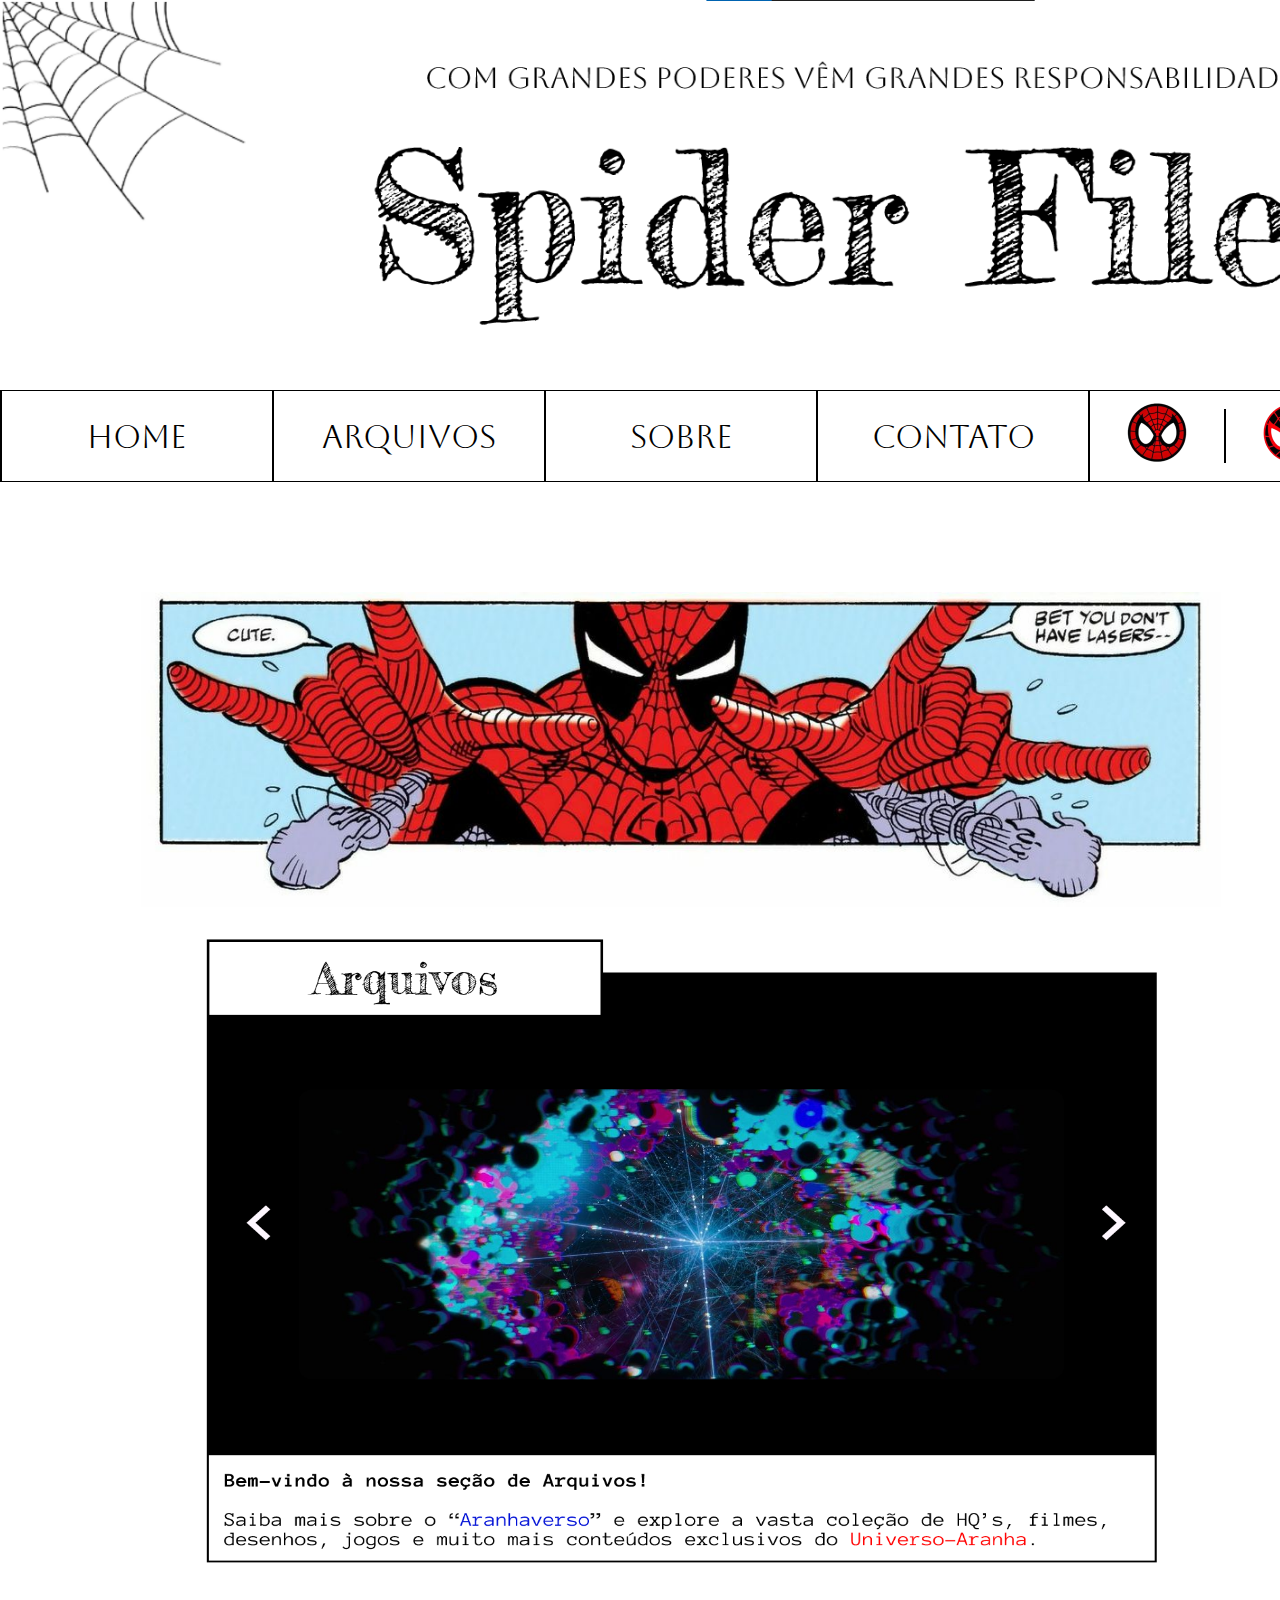
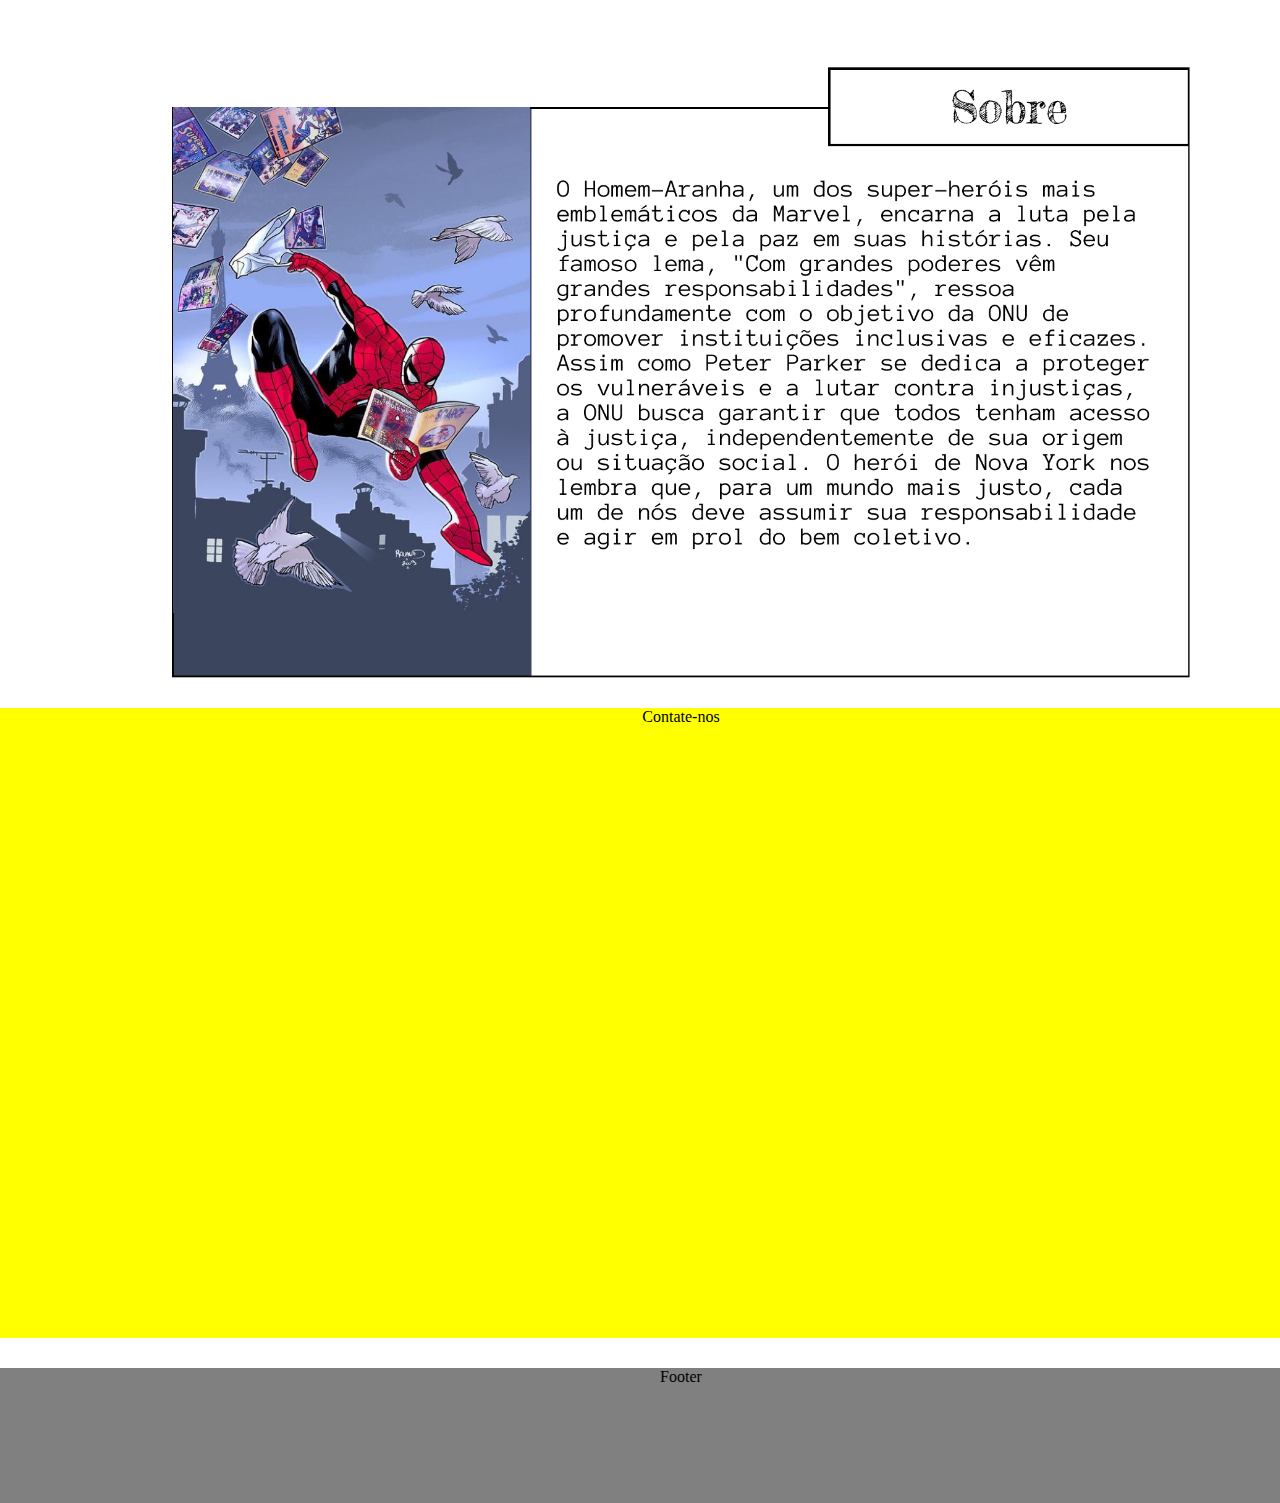
<file: index.html>
<!DOCTYPE html>
<html lang="pt-br">

<head>
    <meta charset="UTF-8">
    <meta name="viewport" content="width=device-width, initial-scale=1.0">
    <link rel="stylesheet" href="./CSS/style.css">
    <title>Spider Files</title>
</head>

<body>

<main>
    <div id="container_home">
        <header class="header"></header>
        <div class="navbar">
            <div class="buttons_nav">
                <li>Home</li>
                <li>Arquivos</li>
                <li>Sobre</li>
                <li>Contato</li>
                <li>
                    <div style="cursor: pointer;" class="img_log">
                        <a href="/HTML/login.html"><img src="./Assets/icon_log.png" alt="icon de login"></a>
                    </div>
                    <div class="pipe"></div>
                    <div style="cursor: pointer;" class="img_cad">
                        <a href="/HTML/cadastro.html"><img src="./Assets/icon_cad.png" alt="icon de cadastro"></a>
                    </div>
                </li>
            </div>
        </div>
        <div class="banner">
            <img src="./Assets/image 8.png" alt="banner da home">
        </div>
        <section class="arquivos">
            <img src="./Assets/arquivos.png" alt="slider arquivos">
        </section>
        <section class="sobre">
            <img src="./Assets/sobre.png" alt="seção sobre">
        </section>
        <section class="contato">Contate-nos</section>
        <footer class="footer">Footer</footer>
    </div>
</main>

</body>

</html>
</file>
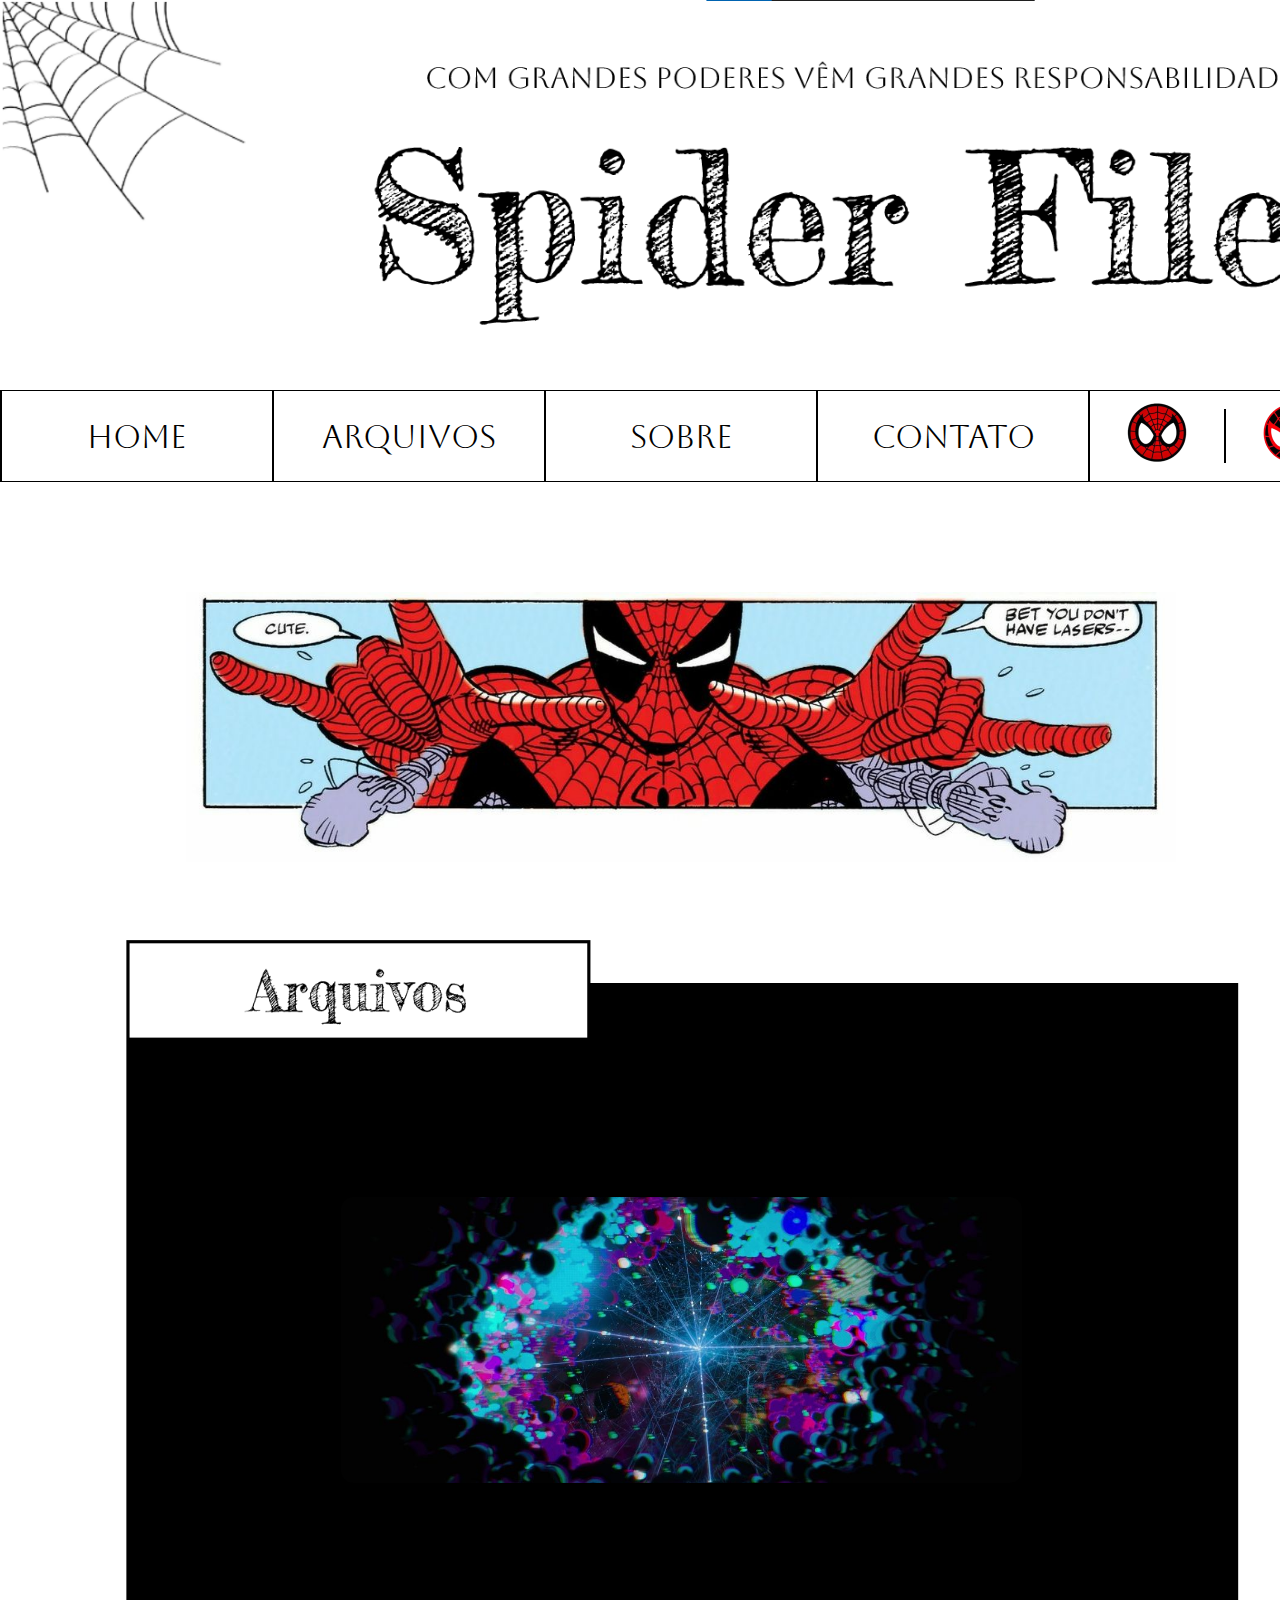
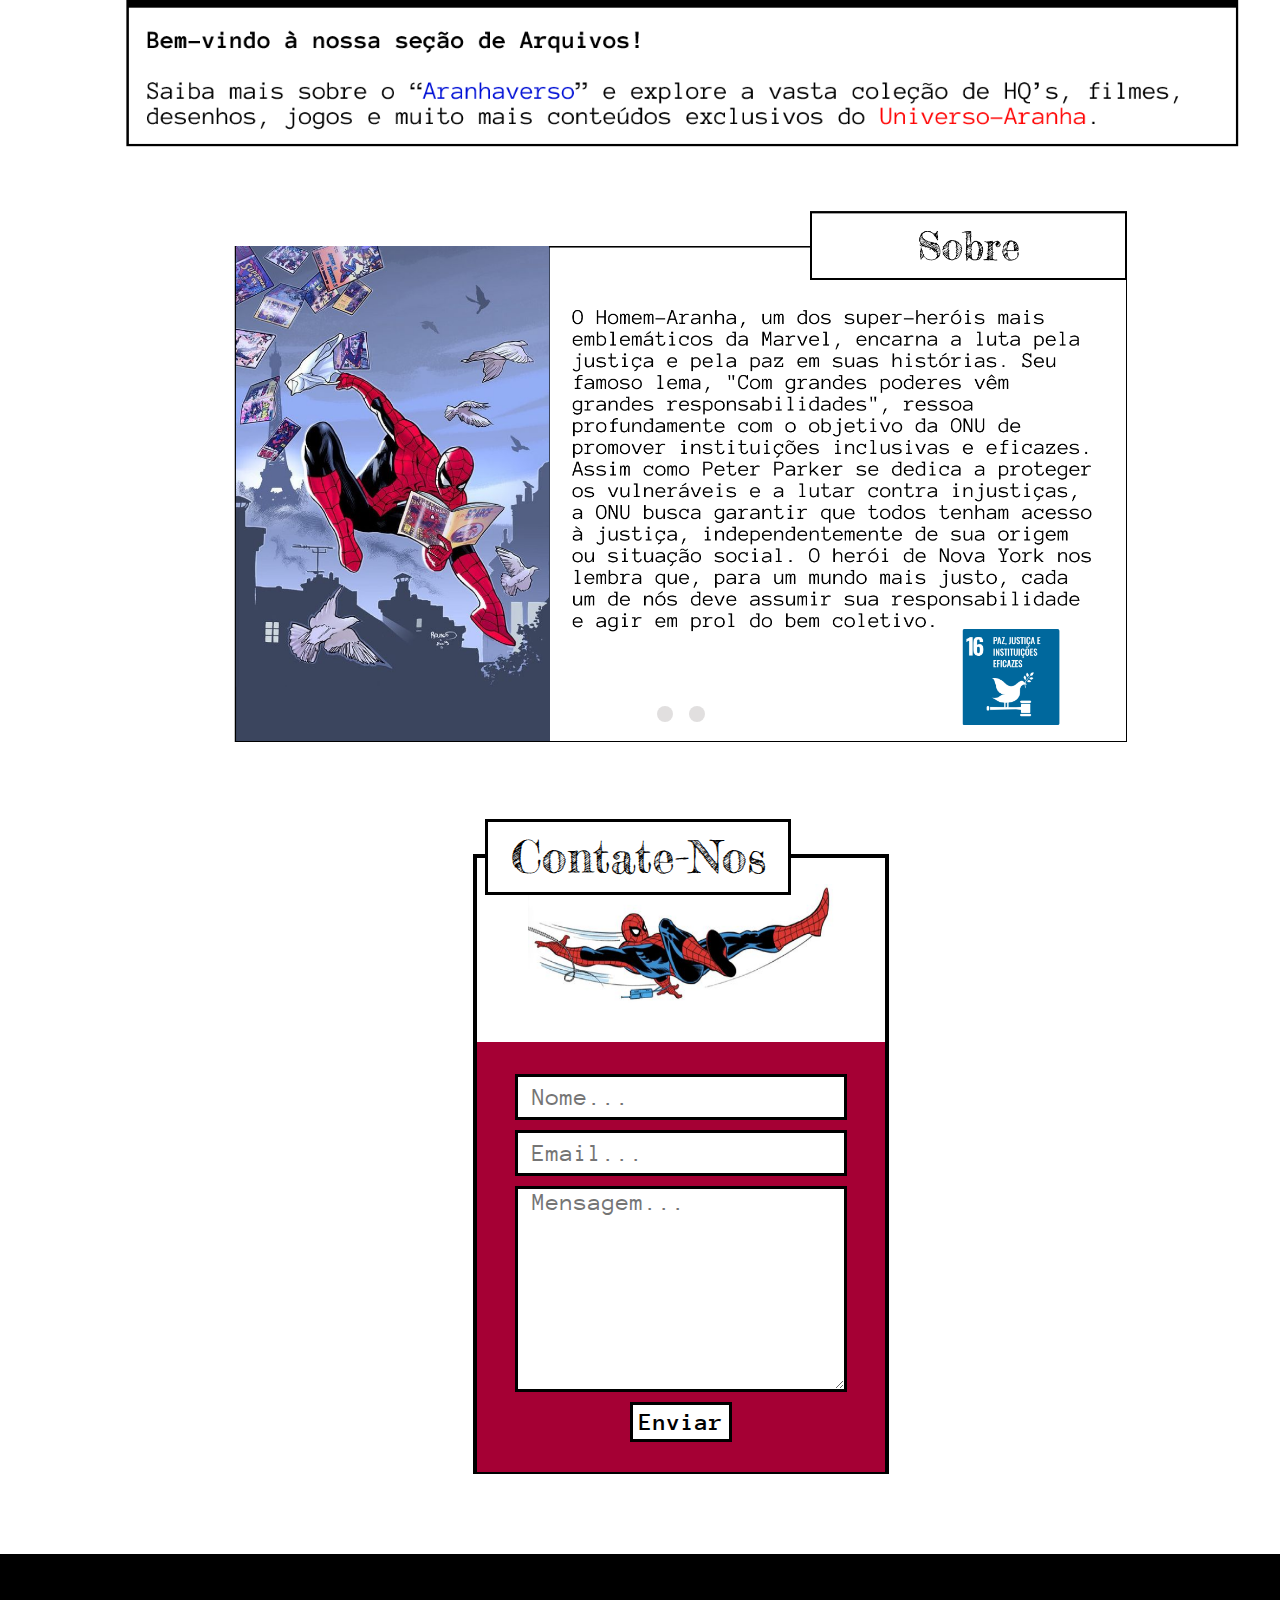
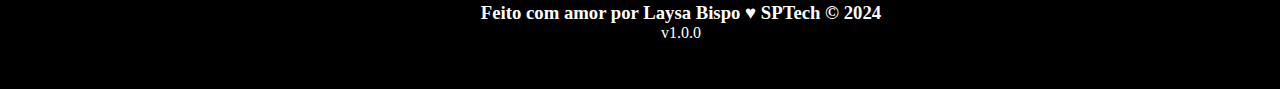
<file: PUBLIC/HTML/index.html>
<!DOCTYPE html>
<html lang="pt-br">

<head>
    <meta charset="UTF-8">
    <meta name="viewport" content="width=device-width, initial-scale=1.0">
    <link rel="stylesheet" href="../CSS/style.css">
    <title>Spider Files</title>
    <link rel="icon" href="../Assets/logo_2.png">
</head>

<body>

<main>
    <div id="container_home">
        <header class="header"></header>
        <div class="navbar">
            <div class="buttons_nav">
                <li><a href="">Home</a></li>
                <li><a href="#arquivos">Arquivos</a></li>
                <li><a href="#sobre">Sobre</a></li>
                <li><a href="#contato">Contato</a></li>
                <li>
                    <div style="cursor: pointer;" class="img_log">
                        <a href="login.html"><img src="../Assets/icon_log.png" alt="icon de login"></a>
                    </div>
                    <div class="pipe"></div>
                    <div style="cursor: pointer;" class="img_cad">
                        <a href="cadastro.html"><img src="../Assets/icon_cad.png" alt="icon de cadastro"></a>
                    </div>
                </li>
            </div>
        </div>
        <div class="banner">
            <img src="../Assets/image 8.png" alt="banner da home">
        </div>
        <section class="arquivos" id="arquivos">
            <div class="div_portal"><a href="../HTML/arquivos.html"><img src="../Assets/portal_arquivos.png" alt="portal de arquivos"></a></div>
        </section>
        <section class="sobre" id="sobre">
            <div class="slider-wrapper">
                <div class="slider">
                    <img id="slide_1" src="../Assets/sobre.png" alt="seção sobre">
                    <img id="slide_2" src="../Assets/sobre_mim.png" alt="seção sobre mim">
                </div>
                <div class="slider-nav">
                    <a href="#slide_1"></a>
                    <a href="#slide_2"></a>
                </div>
            </div>
        </section>
        <section class="contato" id="contato">
            <div class="box_contato">
                <div class="titulo_contato">
                    <h1>Contate-Nos</h1>
                </div>
                <div class="banner_contato">
                    <img src="../Assets/banner_ctt.png" alt="Banner de contato">
                </div>
                <div class="form_contato">
                    <input type="text" id="ipt_nomeCtt" placeholder=" Nome...">
                    <input type="text" id="ipt_emailCtt" placeholder=" Email...">
                    <textarea id="textarea_msg" maxlength="240" rows="5" placeholder=" Mensagem..."></textarea>
                    <button onclick="enviar()" style="cursor: pointer;">Enviar</button>
                </div>
            </div>
        </section>
        <footer class="footer">
            <h3>Feito com amor por Laysa Bispo &hearts; SPTech &copy; 2024</h3>
            <span class="version">v1.0.0</span>
        </footer>
    </div>
</main>

</body>

</html>

<script>

function enviar() {
      // aguardar();
  
      //Recupere o valor da nova input pelo nome do id
      // Agora vá para o método fetch logo abaixo
      var nomeVar = ipt_nomeCtt.value;
      var emailCttVar = ipt_emailCtt.value;
      var textVar = textarea_msg.value;
      
  
      // Verificando se há algum campo em branco
      if (
        nomeVar == "" ||
        emailCttVar == "" ||
        textVar == ""
      ) {
        return false;
      }
  
      // Enviando o valor da nova input
      fetch("/contato/enviar", {
        method: "POST",
        headers: {
          "Content-Type": "application/json",
        },
        body: JSON.stringify({
          // crie um atributo que recebe o valor recuperado aqui
          // Agora vá para o arquivo routes/usuario.js
          nomeServer: nomeVar,
          emailCttServer: emailCttVar,
          textServer: textVar
        }),
      })
        .then(function (resposta) {
          console.log("resposta: ", resposta);
  
          if (resposta.ok) {
            alert('Mensagem enviada com sucesso!')
          } else {
            throw "Houve um erro ao tentar enviar a mensagem!";
          }
        })
        .catch(function (resposta) {
          console.log(`#ERRO: ${resposta}`);
          
        });
  
      return false;
    }

</script>
</file>
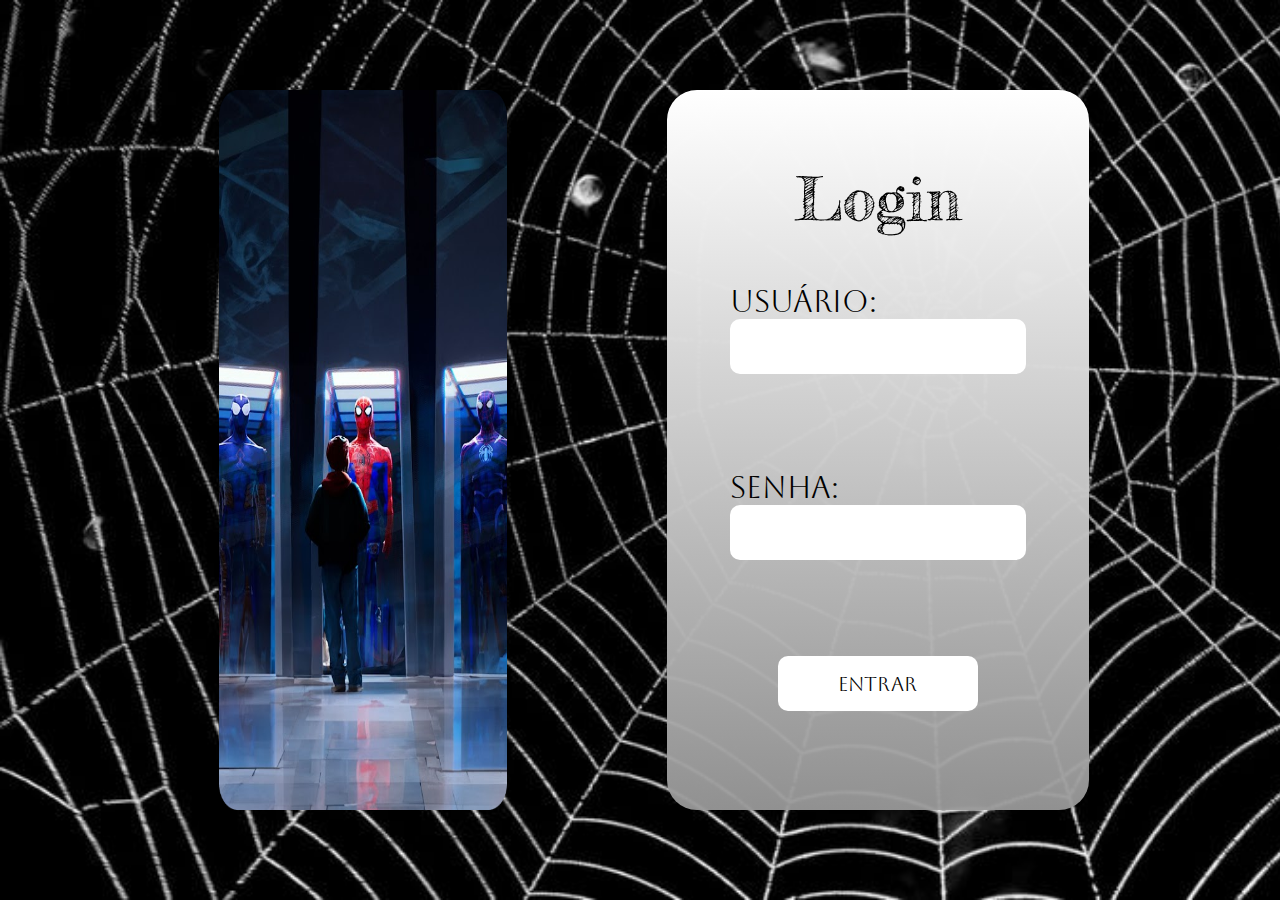
<file: HTML/login.html>
<!DOCTYPE html>
<html lang="pt-br">

<head>
    <meta charset="UTF-8">
    <meta name="viewport" content="width=device-width, initial-scale=1.0">
    <link rel="stylesheet" href="../CSS/style.css">
    <title>Login</title>
</head>

<body>

    
    <main class="main_login">

        <div id="container_login">
            <div class="div_left">
                <img src="../Assets/img_login.png" alt="Imagem de Login">
            </div>

            <div class="div_right">
                <div class="div_login">
                    <div class="div_boxLogin">
                        <h1>Login</h1>
                        <div class="campo">
                            <span>Usuário:</span> 
                            <input type="text" id="ipt_user">
                        </div>
                        <div class="campo">
                            <span>Senha:</span>
                            <input type="password" id="ipt_senha">
                        </div>
                        <div class="campo">
                            <button>Entrar</button>
                        </div>
                    </div>
                </div>
            </div>
        </div>
    
    </main>


</body>

</html>
</file>
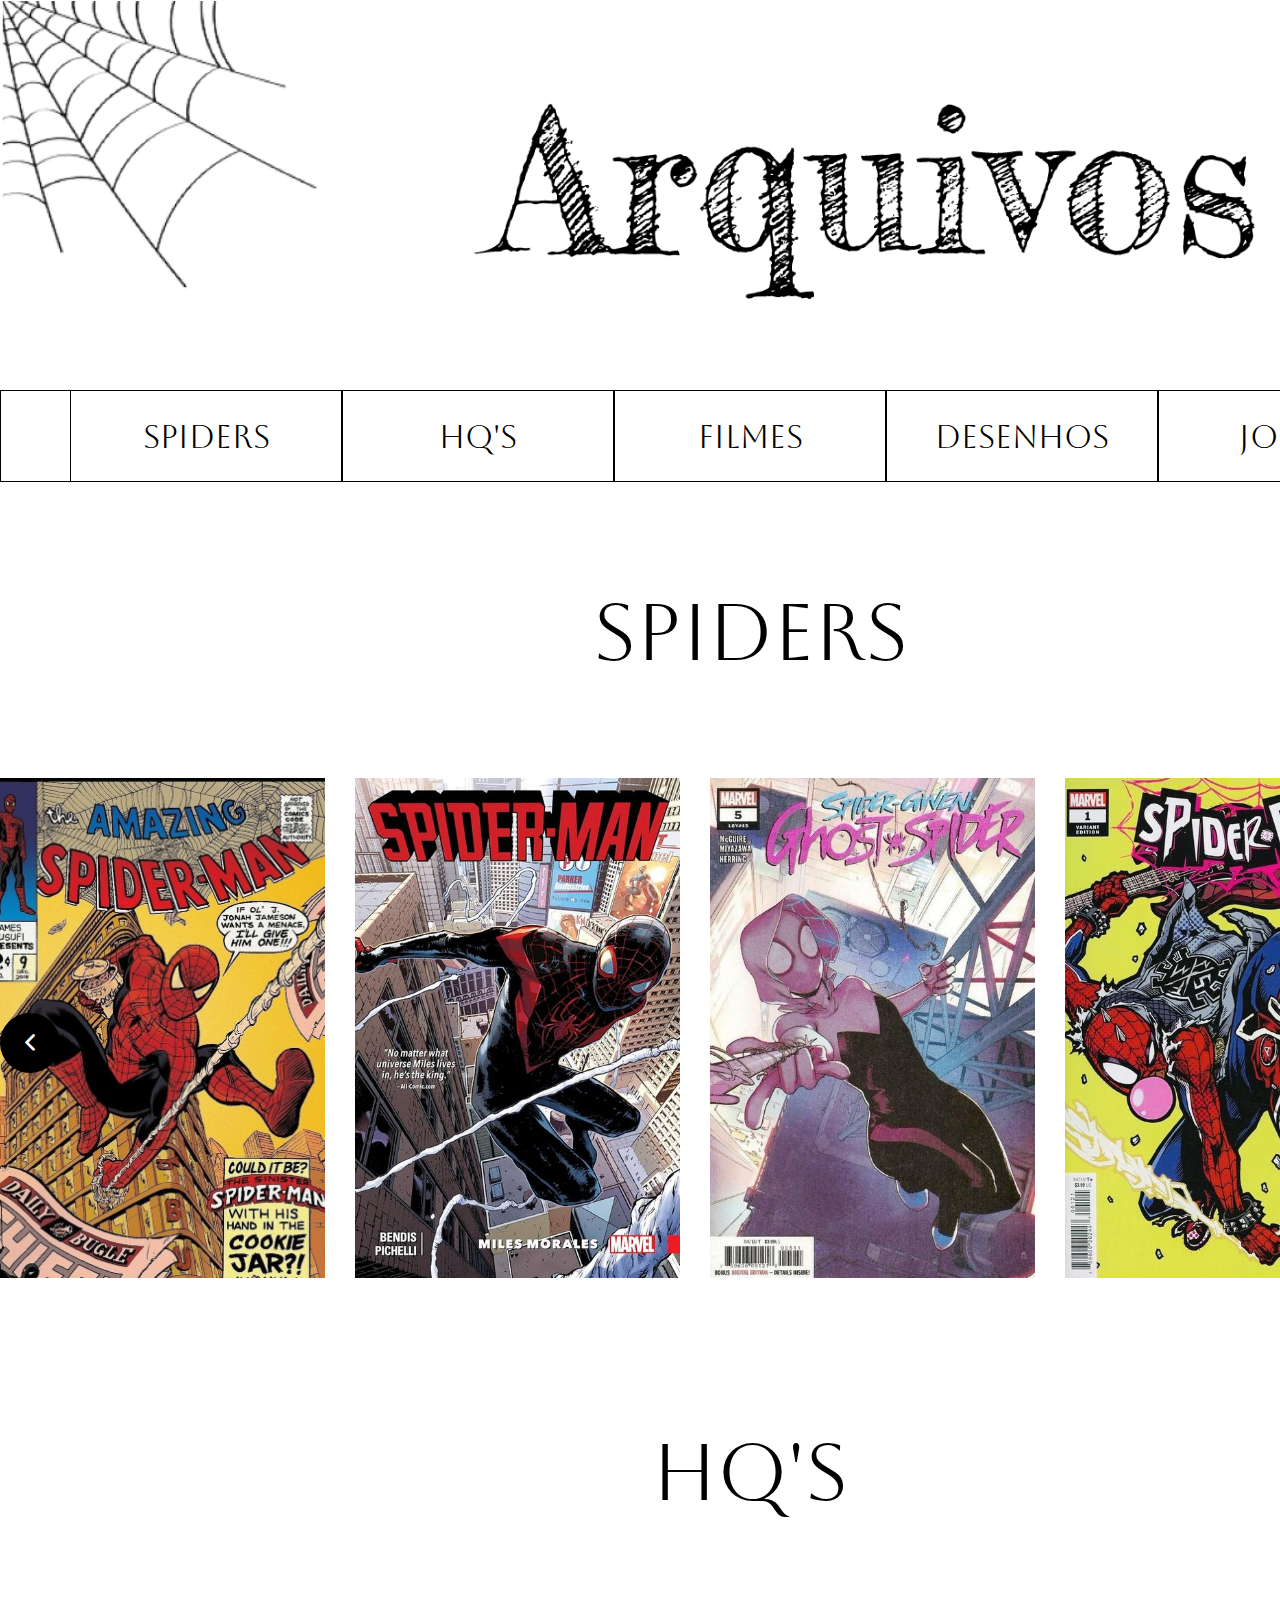
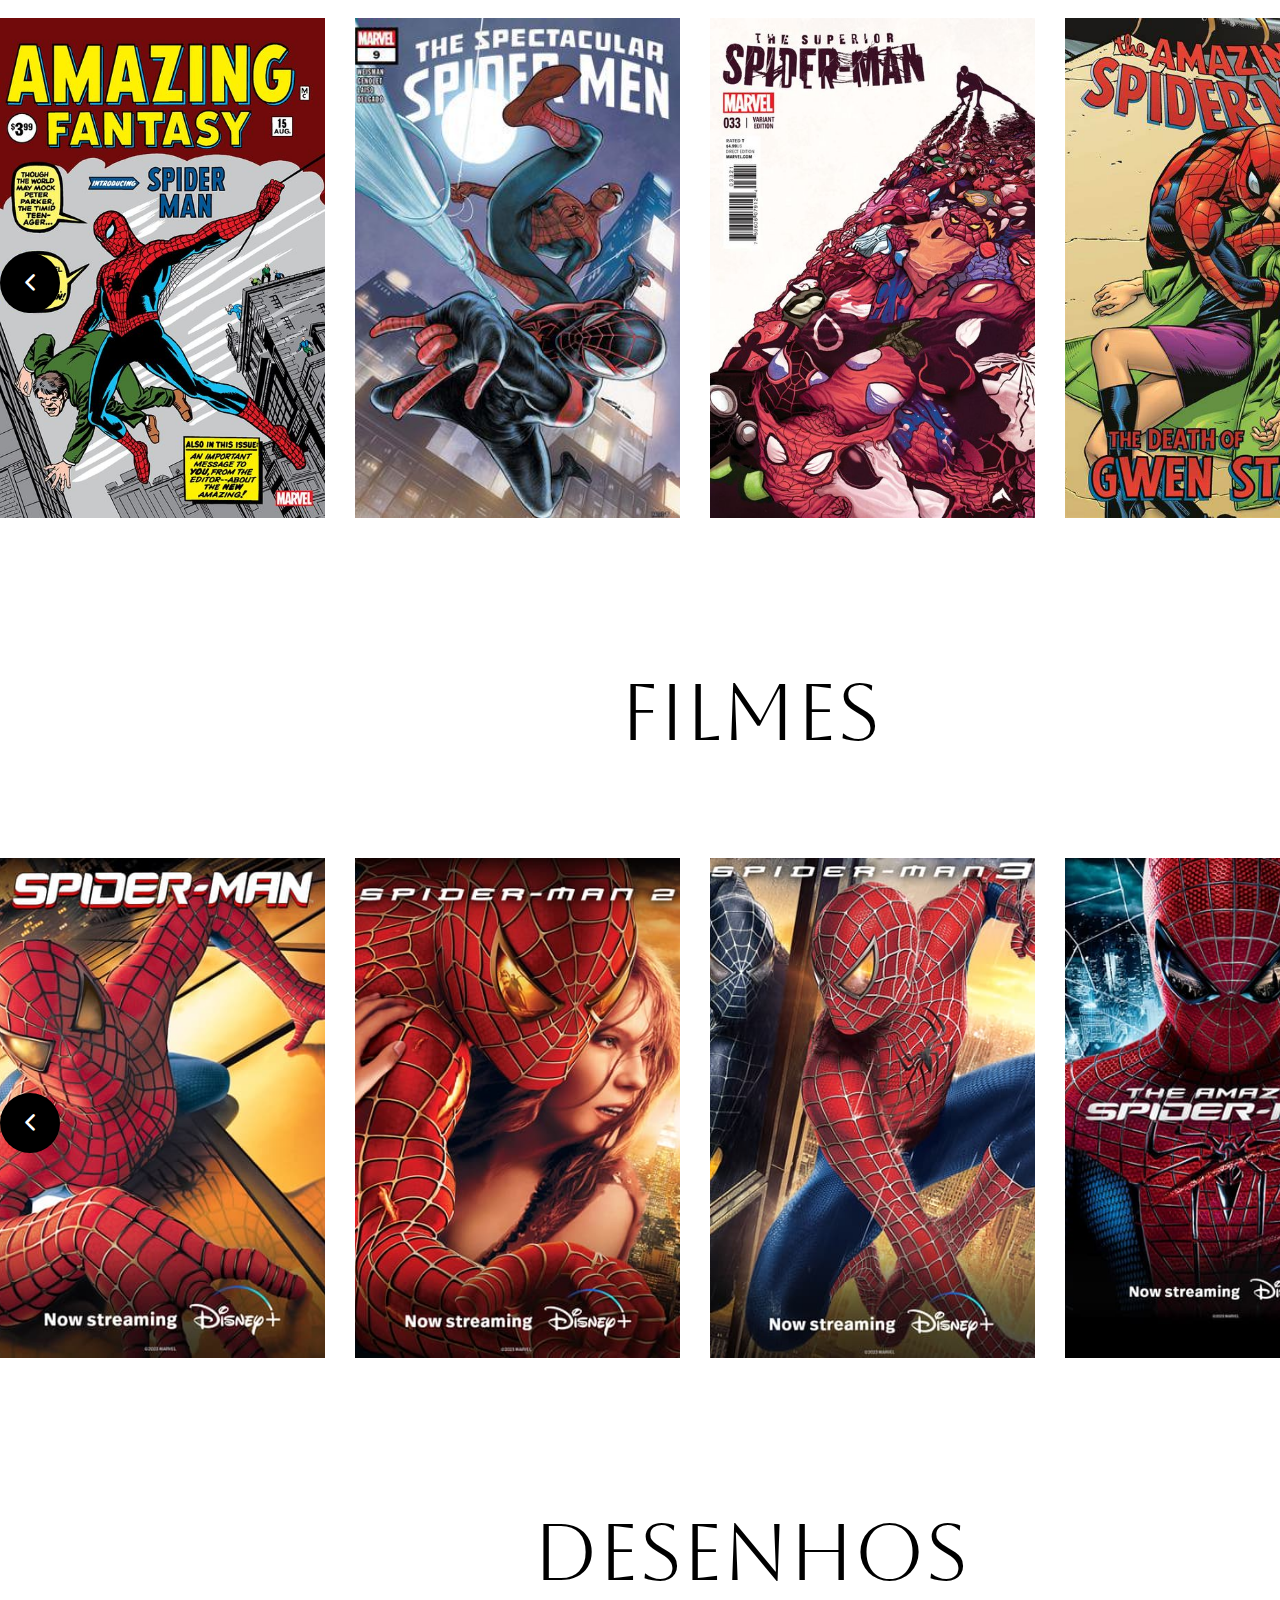
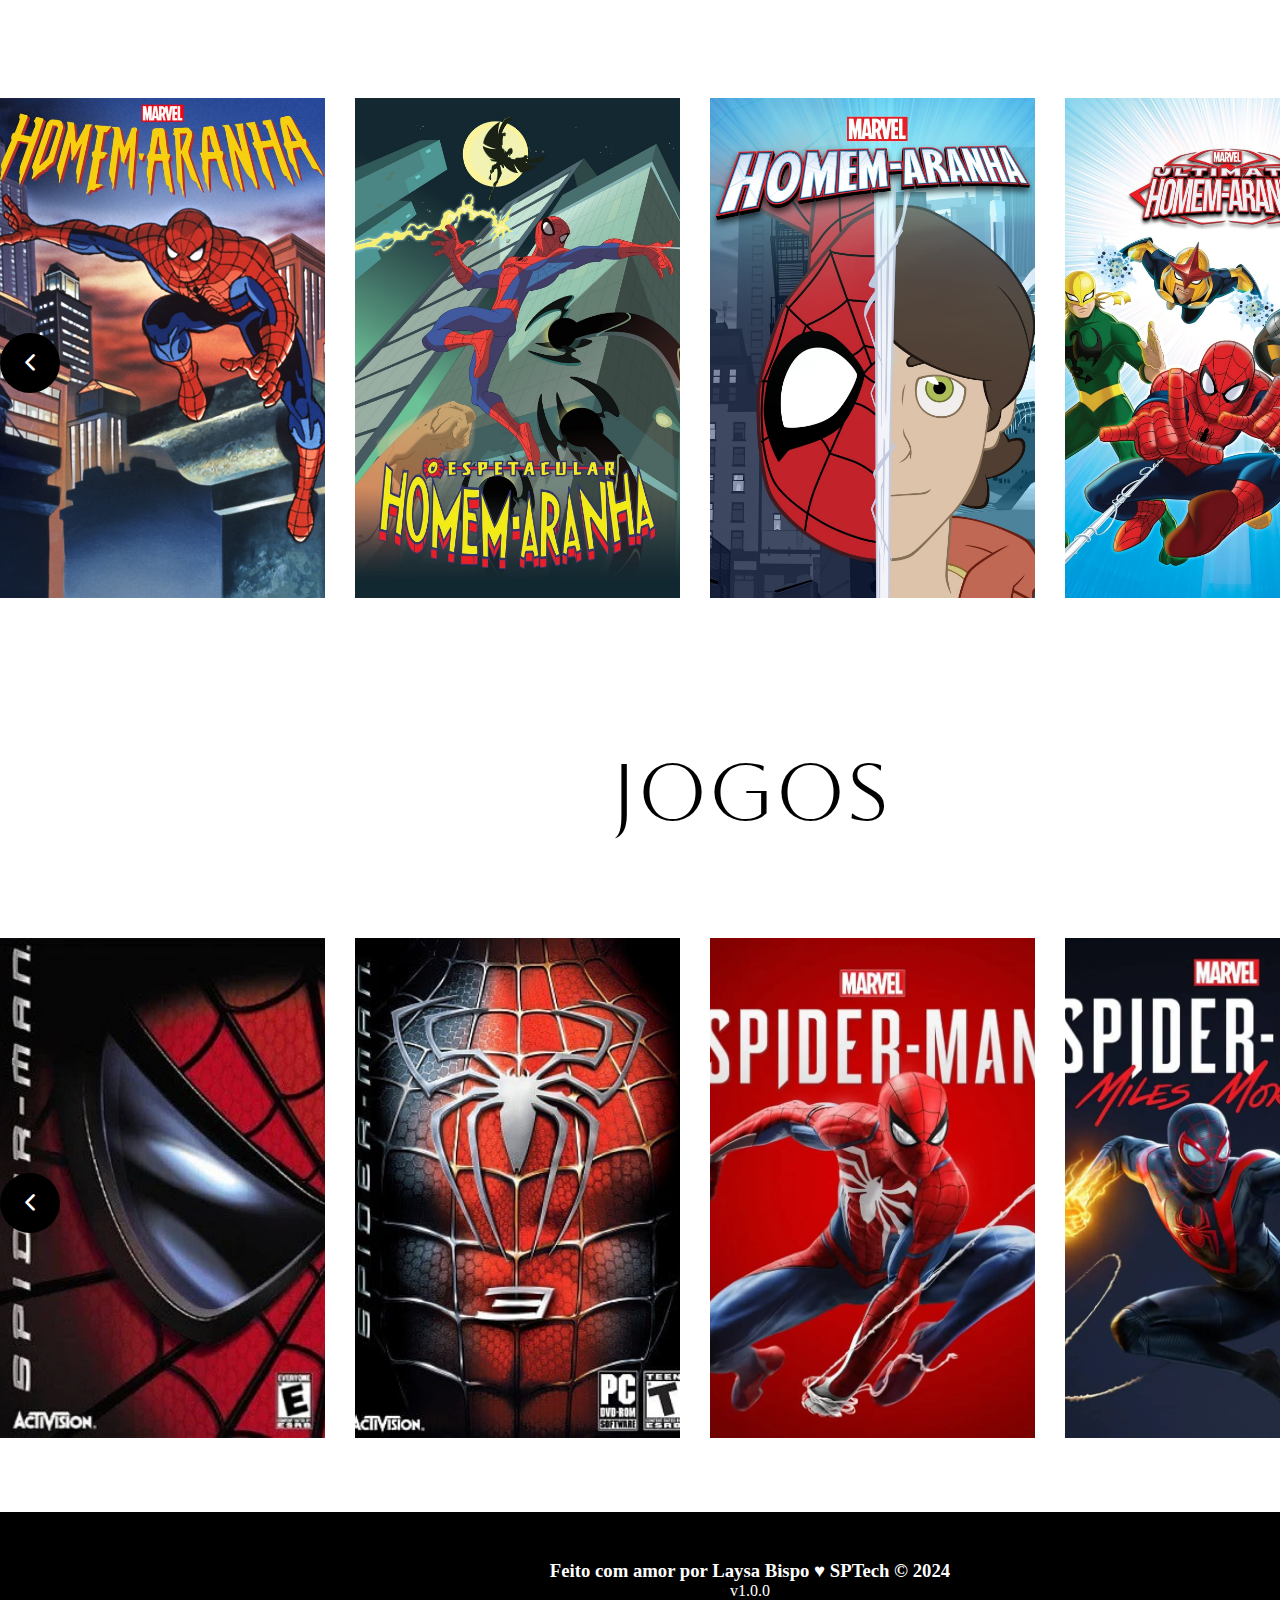
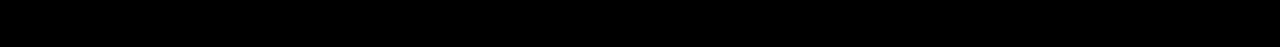
<file: PUBLIC/HTML/arquivos.html>
<!DOCTYPE html>
<html lang="en">

<head>
    <meta charset="UTF-8">
    <meta name="viewport" content="width=device-width, initial-scale=1.0">
    <link rel="stylesheet" href="../CSS/arquivos.css">
    <link rel="stylesheet" href="https://fonts.googleapis.com/css2?family=Material+Symbols+Rounded:opsz,wght,FILL,GRAD@48,400,0,0">
    <title>Arquivos</title>
    <link rel="icon" href="../Assets/logo_2.png">
</head>

<body>

    <main class="main_arquivos">

        <container id="container_arquivos">

            <header class="header"></header>
            <div class="navbar">
                <div class="buttons_nav">
                    <li><a href="#personagens">Spiders</a></li>
                    <li><a href="#hq">HQ's</a></li>
                    <li><a href="#filmes">Filmes</a></li>
                    <li><a href="#desenhos">Desenhos</a></li>
                    <li><a href="#jogos">Jogos</a></li>
                </div>
            </div>
            <section id="personagens" class="personagens">
                <div class="div_titulo">
                    <h1 class="h1_titulo">Spiders</h1>
                </div>
                <div class="slider-wrapper">
                    <button id="prev-slide1" class="slide-button material-symbols-rounded">chevron_left</button>
                    <div class="image-list" id="slider1">
                        <img class="image-item" src="../Assets/card_peter.jpg" alt="Card do Peter">
                        <img class="image-item" src="../Assets/card_miles.jpg" alt="Card do Miles">
                        <img class="image-item" src="../Assets/card_gwen.jpg" alt="Card da Gwen">
                        <img class="image-item" src="../Assets/card_robbie.jpg" alt="Card do Robbie">
                        <img class="image-item" src="../Assets/card_miguel.jpg" alt="Card do Miguel">
                        <img class="image-item" src="../Assets/card_peni.jpg" alt="Card da Peni">
                        <img class="image-item" src="../Assets/card_india.jpg" alt="Card do Pavitr">
                        <img class="image-item" src="../Assets/card_noir.jpg" alt="Card do Noir">
                        <img class="image-item" src="../Assets/card_silk.jpg" alt="Card da Silk">
                        <img class="image-item" src="../Assets/card_woman.jpg" alt="Card da Jessica">
                        <img class="image-item" src="../Assets/card_ham.jpg" alt="Card do Ham">
                    </div>
                    <button id="next-slide" class="slide-button material-symbols-rounded">chevron_right</button>
                </div>
            </section>
            <section id="hq" class="hq">
                <div class="div_titulo">
                    <h1 class="h1_titulo">HQ's</h1>
                </div>
                <div class="slider-wrapper">
                    <button id="prev-slide2" class="slide-button material-symbols-rounded">chevron_left</button>
                    <div class="image-list" id="slider2"> 
                        <img class="image-item" src="../Assets/card_hq0.jpg" alt="Card do Pavitr">
                        <img class="image-item" src="../Assets/card_hq12.jpg" alt="Card do Pavitr">
                        <img class="image-item" src="../Assets/card_hq11.jpg" alt="Card do Pavitr">
                        <img class="image-item" src="../Assets/card_hq1.jpeg" alt="Card do Peter">
                        <img class="image-item" src="../Assets/card_hq2.jpeg" alt="Card do Miles">
                        <img class="image-item" src="../Assets/card_hq3.jpeg" alt="Card da Gwen">
                        <img class="image-item" src="../Assets/card_hq4.jpeg" alt="Card do Robbie">
                        <img class="image-item" src="../Assets/card_hq5.jpeg" alt="Card do Miguel">
                        <img class="image-item" src="../Assets/card_hq6.jpg" alt="Card da Peni">
                        <img class="image-item" src="../Assets/card_hq7.jpg" alt="Card do Pavitr">
                        <img class="image-item" src="../Assets/card_hq8.jpeg" alt="Card do Noir">
                        <img class="image-item" src="../Assets/card_hq9.jpeg" alt="Card da Silk">
                        <img class="image-item" src="../Assets/card_hq10.jpeg" alt="Card da Jessica">
                    </div>
                    <button id="next-slide" class="slide-button material-symbols-rounded">chevron_right</button>
                </div>
            </section>
            <section id="filmes" class="filmes">
                <div class="div_titulo">
                    <h1 class="h1_titulo">Filmes</h1>
                </div>
                <div class="slider-wrapper">
                    <button id="prev-slide3" class="slide-button material-symbols-rounded">chevron_left</button>
                    <div class="image-list" id="slider3"> 
                        <img class="image-item" src="../Assets/card_filme1.jpg" alt="Card do Peter">
                        <img class="image-item" src="../Assets/card_filme2.jpg" alt="Card do Miles">
                        <img class="image-item" src="../Assets/card_filme3.jpg" alt="Card da Gwen">
                        <img class="image-item" src="../Assets/card_filme4.jpg" alt="Card do Robbie">
                        <img class="image-item" src="../Assets/card_filme8.jpg" alt="Card do Miguel">
                        <img class="image-item" src="../Assets/card_filme5.jpg" alt="Card da Peni">
                        <img class="image-item" src="../Assets/card_filme6.jpg" alt="Card do Pavitr">
                        <img class="image-item" src="../Assets/card_filme7.jpg" alt="Card do Noir">
                        <img class="image-item" src="../Assets/card_filme9.jpg" alt="Card do Noir">
                        <img class="image-item" src="../Assets/card_filme10.jpg" alt="Card do Noir">
                    </div>
                    <button id="next-slide" class="slide-button material-symbols-rounded">chevron_right</button>
                </div>
            </section>
            <section id="desenhos" class="desenhos">
                <div class="div_titulo">
                    <h1 class="h1_titulo">Desenhos</h1>
                </div>
                <div class="slider-wrapper">
                    <button id="prev-slide4" class="slide-button material-symbols-rounded">chevron_left</button>
                    <div class="image-list" id="slider4"> 
                        <img class="image-item" src="../Assets/card_desenho1.jpg" alt="Card do Peter">
                        <img class="image-item" src="../Assets/card_desenho2.jpg" alt="Card do Miles">
                        <img class="image-item" src="../Assets/card_desenho3.jpg" alt="Card da Gwen">
                        <img class="image-item" src="../Assets/card_desenhos4.jpg" alt="Card do Robbie">
                        <img class="image-item" src="../Assets/card_desenhos5.jpg" alt="Card do Miguel">
                        <img class="image-item" src="../Assets/card_desenhos6.jpg" alt="Card da Peni">
                        <img class="image-item" src="../Assets/card_desenhos7.jpg" alt="Card do Pavitr">
                        <img class="image-item" src="../Assets/card_desenhos8.jpg" alt="Card do Noir">
                    </div>
                    <button id="next-slide" class="slide-button material-symbols-rounded">chevron_right</button>
                </div>
            </section>
            <section id="jogos" class="jogos">
                <div class="div_titulo">
                    <h1 class="h1_titulo">Jogos</h1>
                </div>
                <div class="slider-wrapper">
                    <button id="prev-slide5" class="slide-button material-symbols-rounded">chevron_left</button>
                    <div class="image-list" id="slider5"> 
                        <img class="image-item" src="../Assets/card_jogo7.jpg" alt="Card do Pavitr">
                        <img class="image-item" src="../Assets/card_jogo3.jpg" alt="Card da Gwen">
                        <img class="image-item" src="../Assets/card_jogo10.jpg" alt="Card da Jessica">
                        <img class="image-item" src="../Assets/card_jogo11.jpg" alt="Card do Ham">
                        <img class="image-item" src="../Assets/card_jogo12.jpg" alt="Card do Ham">
                        <img class="image-item" src="../Assets/card_jogo9.jpg" alt="Card da Silk">
                        <img class="image-item" src="../Assets/card_jogo1.jpg" alt="Card do Peter">
                        <img class="image-item" src="../Assets/card_jogo2.jpg" alt="Card do Miles">
                        <img class="image-item" src="../Assets/card_jogo4.jpg" alt="Card do Robbie">
                        <img class="image-item" src="../Assets/card_jogo5.jpg" alt="Card do Miguel">
                        <img class="image-item" src="../Assets/card_jogo6.jpg" alt="Card da Peni">
                        <img class="image-item" src="../Assets/card_jogo8.jpg" alt="Card do Noir">
                    </div>
                    <button id="next-slide" class="slide-button material-symbols-rounded">chevron_right</button>
                </div>
            </section>
            <footer class="footer">
                <h3>Feito com amor por Laysa Bispo &hearts; SPTech &copy; 2024</h3>
                <span class="version">v1.0.0</span>
            </footer>
        </container>
    </main>

</body>

</html>

<script>

    const initSlider = () => {
        const slider1 = document.getElementById("slider1");
        const slider2 = document.getElementById("slider2");
        const slider3 = document.getElementById("slider3");
        const slider4 = document.getElementById("slider4");
        const slider5 = document.getElementById("slider5");
        const slideButtons = document.querySelectorAll(".slider-wrapper .slide-button");
        const maxScrollLeft = slider1.scrollWidth - slider1.clientWidth; 

        // PASSA AS IMAGENS DE ACORDO COM O BOTÃO CLICKADO
        slideButtons.forEach(button => {
            button.addEventListener("click", () => {
                if((button.parentElement).querySelector("#slider1")) {
                    const direction = button.id === "prev-slide1" ? -1 : 1;
                    const scrollAmount = slider1.clientWidth * direction;
                    slider1.scrollBy({left: scrollAmount, behavior: "smooth"});
                }
                
                if((button.parentElement).querySelector("#slider2")) {
                    const direction = button.id === "prev-slide2" ? -1 : 1;
                    const scrollAmount = slider2.clientWidth * direction;
                    slider2.scrollBy({left: scrollAmount, behavior: "smooth"});
                }
                if((button.parentElement).querySelector("#slider3")) {
                    const direction = button.id === "prev-slide3" ? -1 : 1;
                    const scrollAmount = slider3.clientWidth * direction;
                    slider3.scrollBy({left: scrollAmount, behavior: "smooth"});
                }
                if((button.parentElement).querySelector("#slider4")) {
                    const direction = button.id === "prev-slide4" ? -1 : 1;
                    const scrollAmount = slider4.clientWidth * direction;
                    slider4.scrollBy({left: scrollAmount, behavior: "smooth"});
                }
                if((button.parentElement).querySelector("#slider5")) {
                    const direction = button.id === "prev-slide5" ? -1 : 1;
                    const scrollAmount = slider5.clientWidth * direction;
                    slider5.scrollBy({left: scrollAmount, behavior: "smooth"});
                }
            })
        })
        
        slider1.addEventListener("scroll", () => {
            handleSlideButtons();
        })
    }

    window.addEventListener("load", initSlider);

</script>
</file>
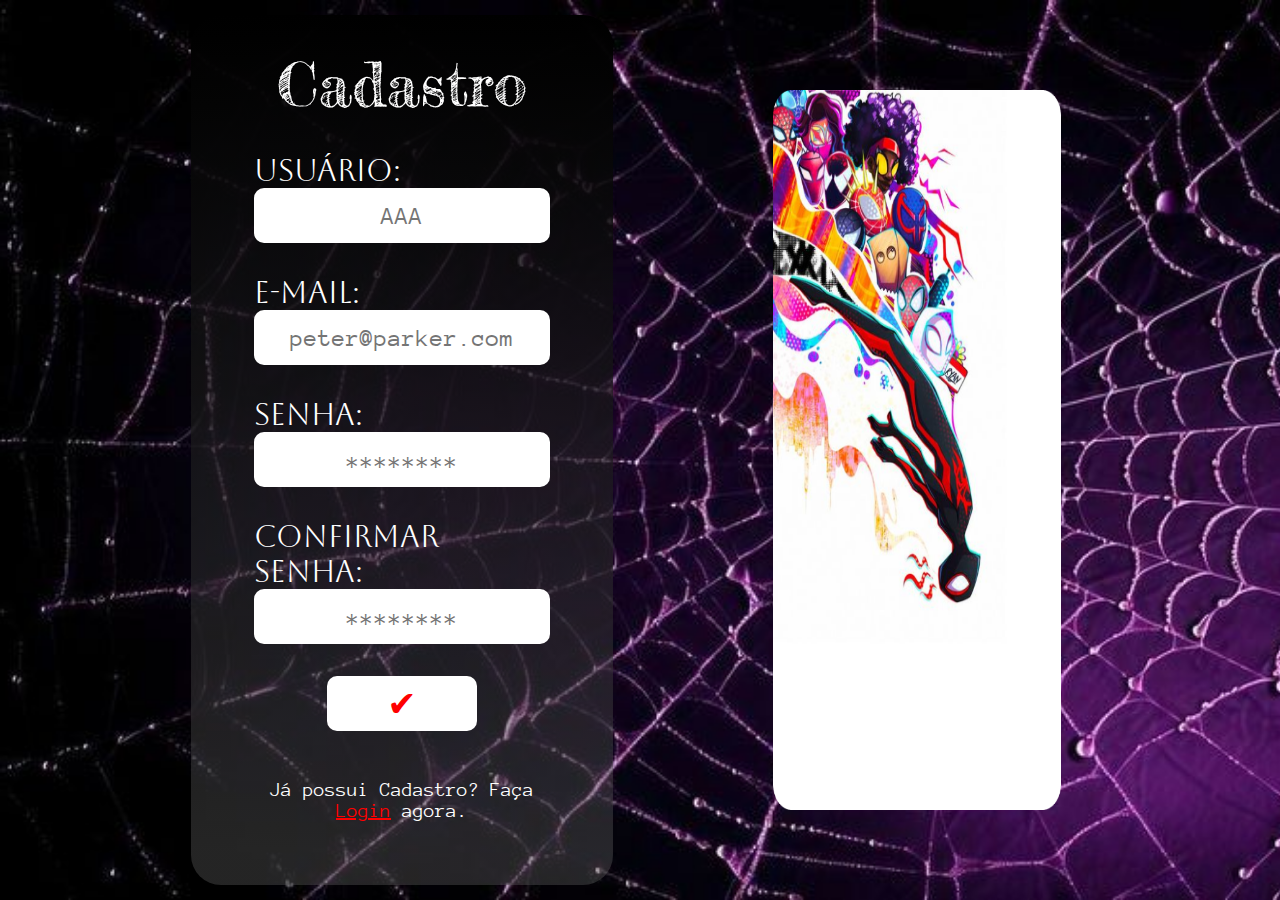
<file: PUBLIC/HTML/cadastro.html>
<!DOCTYPE html>
<html lang="pt-br">

<head>
    <meta charset="UTF-8">
    <meta name="viewport" content="width=device-width, initial-scale=1.0">
    <link rel="stylesheet" href="../CSS/style.css">
    <title>Cadastro</title>
    <link rel="icon" href="../Assets/logo_2.png">
</head>

<body>

  <main class="main_cadastro">

    <div id="container_cad">

      
      <div class="div_leftCad">
            <div class="div_cad">
                <div class="div_boxCad">
                    <h1>Cadastro</h1>
                    <div class="campoCad">
                        <span>Usuário:</span> 
                        <input type="text" id="ipt_user" placeholder="AAA">
                    </div>
                    <div class="campoCad">
                        <span>E-mail:</span> 
                        <input type="text" id="ipt_email" placeholder="peter@parker.com">
                    </div>
                    <div class="campoCad">
                        <span>Senha:</span> 
                        <input type="password" id="ipt_senha" placeholder="********">
                    </div>
                    <div class="campoCad">
                        <span>Confirmar Senha:</span>
                        <input type="password" id="ipt_confirmar" placeholder="********">
                    </div>
                    <div class="campoCad" >
                        <button style="cursor: pointer;" onclick="validarECadastrar()">✔</button>
                    </div>
                    <div class="red_login">
                      <span>Já possui Cadastro? Faça <a href="login.html" style="color: red;">Login</a> agora.</span>
                    </div>
                  </div>
            </div>
        </div>
        
        <div class="div_rightCad">
            <img src="../Assets/img_cad.png" alt="Imagem de Cadastro">
        </div>

    </div>

</main>

</body>

</html>

<script>

    function validarCadastro() {
      var msg = ''

      const userVar = ipt_user.value.trim();
      const emailVar = ipt_email.value.trim();
      const senhaVar = ipt_senha.value;
      const confirmacaoSenhaVar = ipt_confirmar.value;

      let valido = true;



        // VALIDAR USER
        if (userVar.length < 3) {
            alert('Usuário deve ter no mínimo 3 caracteres');
            valido = false;
        } 

        // VALIDAR EMAIL
        const emailRegex = /^[^\s@]+@[^\s@]+\.[^\s@]+$/;
        if (!emailRegex.test(emailVar)) {

          msg =`Digite um email válido! 
EX: peter@parker.com`

            alert(msg);
            valido = false;
        }

        // VALIDAR SENHA
        const senhaRegex = /^(?=.*[a-z])(?=.*[A-Z])(?=.*\d)(?=.*[@$!%*?&])[A-Za-z\d@$!%*?&]{8,}$/;
        if (!senhaRegex.test(senhaVar)) {

          msg = `Verifique se sua senha atual contém: 
Pelo menos 8 caracteres;  
Letras MAIÚSCULAS(A-Z) e minúsculas(a-z);
Pelo menos um número; 
Pelo menos um caractere especial (@$!%*?&);` 

            alert(msg);
            valido = false;
        } 

        // CONFIRMAR SENHA
        if (senhaVar !== confirmacaoSenhaVar) {

          msg =`Sua senha NÃO foi confirmada!
Verifique se os valores são iguais!`

            alert(msg);
            valido = false;
        } 

        return valido;
    }

    function validarECadastrar() {
    
        if (validarCadastro()) {
            cadastrar();
        }
    }


    function cadastrar() {
      // aguardar();
  
      //Recupere o valor da nova input pelo nome do id
      // Agora vá para o método fetch logo abaixo
      var userVar = ipt_user.value;
      var emailVar = ipt_email.value;
      var senhaVar = ipt_senha.value;
      var confirmacaoSenhaVar = ipt_confirmar.value;
  
      // Verificando se há algum campo em branco
      if (
        userVar == "" ||
        emailVar == "" ||
        senhaVar == "" ||
        confirmacaoSenhaVar == ""
      ) {
        alert('Todos os campos devem ser preenchidos!')
        return false;
      }
  
      // Enviando o valor da nova input
      fetch("/usuarios/cadastrar", {
        method: "POST",
        headers: {
          "Content-Type": "application/json",
        },
        body: JSON.stringify({
          // crie um atributo que recebe o valor recuperado aqui
          // Agora vá para o arquivo routes/usuario.js
          userServer: userVar,
          emailServer: emailVar,
          senhaServer: senhaVar
        }),
      })
        .then(function (resposta) {
          console.log("resposta: ", resposta);
  
          if (resposta.ok) {
              window.location = "login.html";
            
          } else {
            throw "Houve um erro ao tentar realizar o cadastro!";
          }
        })
        .catch(function (resposta) {
          console.log(`#ERRO: ${resposta}`);
          
        });
  
      return false;
    }
  </script>
</file>
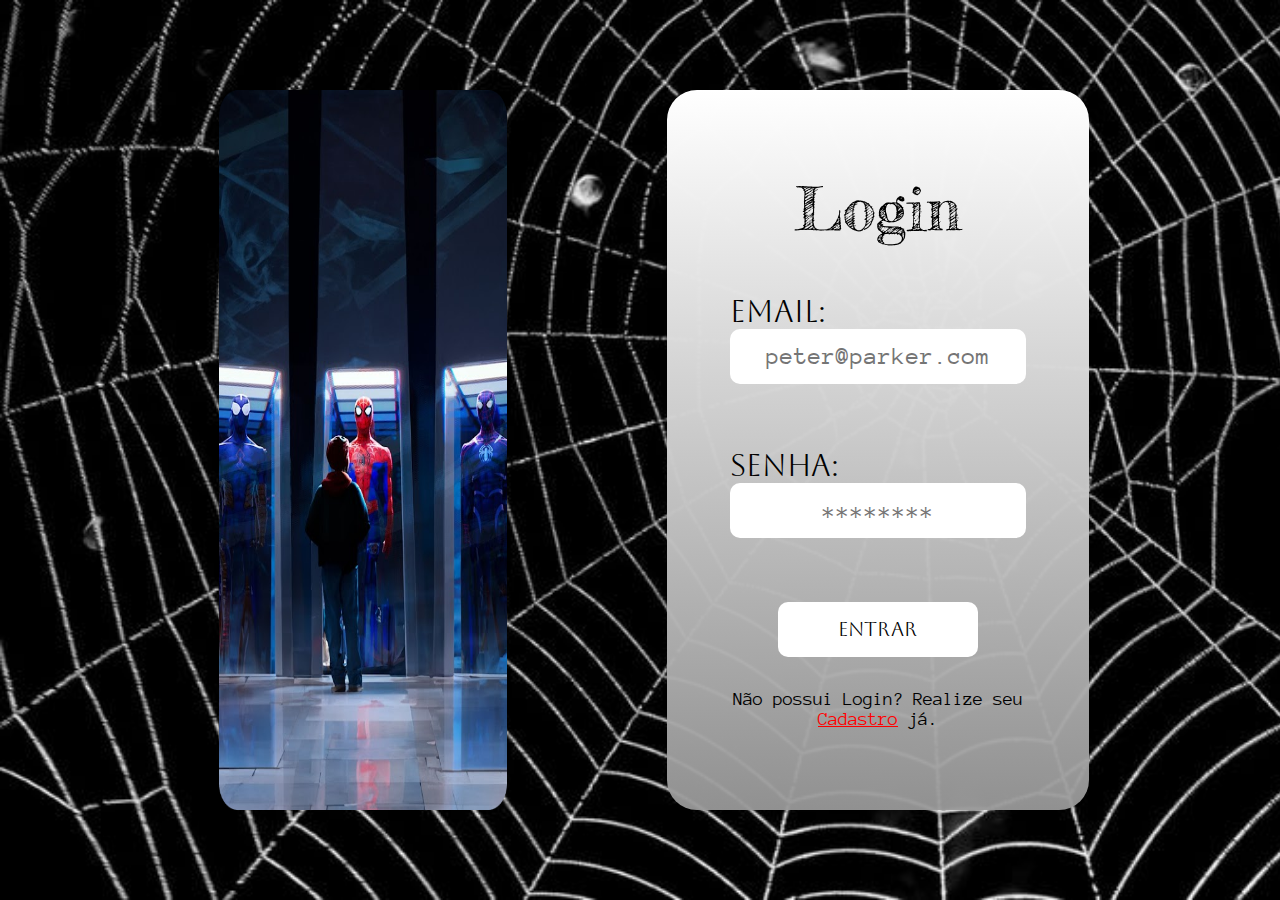
<file: PUBLIC/HTML/login.html>
<!DOCTYPE html>
<html lang="pt-br">

<head>
    <meta charset="UTF-8">
    <meta name="viewport" content="width=device-width, initial-scale=1.0">
    <link rel="stylesheet" href="../CSS/style.css">
    <title>Login</title>
    <link rel="icon" href="../Assets/logo_2.png">
</head>

<body>


    <main class="main_login">

        <div id="container_login">
            <div class="div_leftLogin">
                <img src="../Assets/img_login.png" alt="Imagem de Login">
            </div>

            <div class="div_rightLogin">
                <div class="div_login">
                    <div class="div_boxLogin">
                        <h1>Login</h1>
                        <div class="campoLogin">
                            <span>Email:</span>
                            <input type="text" id="ipt_email" placeholder="peter@parker.com">
                        </div>
                        <div class="campoLogin">
                            <span>Senha:</span>
                            <input type="password" id="ipt_senha" placeholder="********">
                        </div>
                        <div class="campoLogin">
                            <button style="cursor: pointer;" onclick="entrar()">Entrar</button>
                        </div>
                        <div class="red_cad">
                            <span>Não possui Login? Realize seu <a href="../HTML/cadastro.html"
                                    style="color: red;">Cadastro</a> já.</span>
                        </div>
                    </div>
                </div>
            </div>
        </div>

    </main>

</body>

</html>

<script>

    function entrar() {
        var emailVar = ipt_email.value;
        var senhaVar = ipt_senha.value;

        if (emailVar == "" || senhaVar == "") {
            return false;
        }

        console.log("FORM LOGIN: ", emailVar);
        console.log("FORM SENHA: ", senhaVar);

        fetch("/usuarios/autenticar", {
            method: "POST",
            headers: {
                "Content-Type": "application/json"
            },
            body: JSON.stringify({
                emailServer: emailVar,
                senhaServer: senhaVar
            })
        }).then(function (resposta) {
            console.log("ESTOU NO THEN DO entrar()!")
            
            if (resposta.ok) {
               console.log("A resposta veio " )

                resposta.json().then(json => {
                    console.log(json);
                    console.log(JSON.stringify(json));
                    sessionStorage.EMAIL_USUARIO = json[0].Email;
                    sessionStorage.NOME_USUARIO = json[0].Usuario;
                    sessionStorage.ID_USUARIO = json[0].idUsuario;
                    // Redirect the user to the dashboard.html page
                    window.location = "./quiz.html";

                });
            } else {
                console.log("Houve um erro ao tentar realizar o login!");

                resposta.text().then(texto => {
                    console.error(texto);
                    // finalizarAguardar(texto);
                });
            }

        }).catch(function (erro) {
            console.log(erro);
        })

        return false;
    }

    function sumirMensagem() {
    }

</script>
</file>
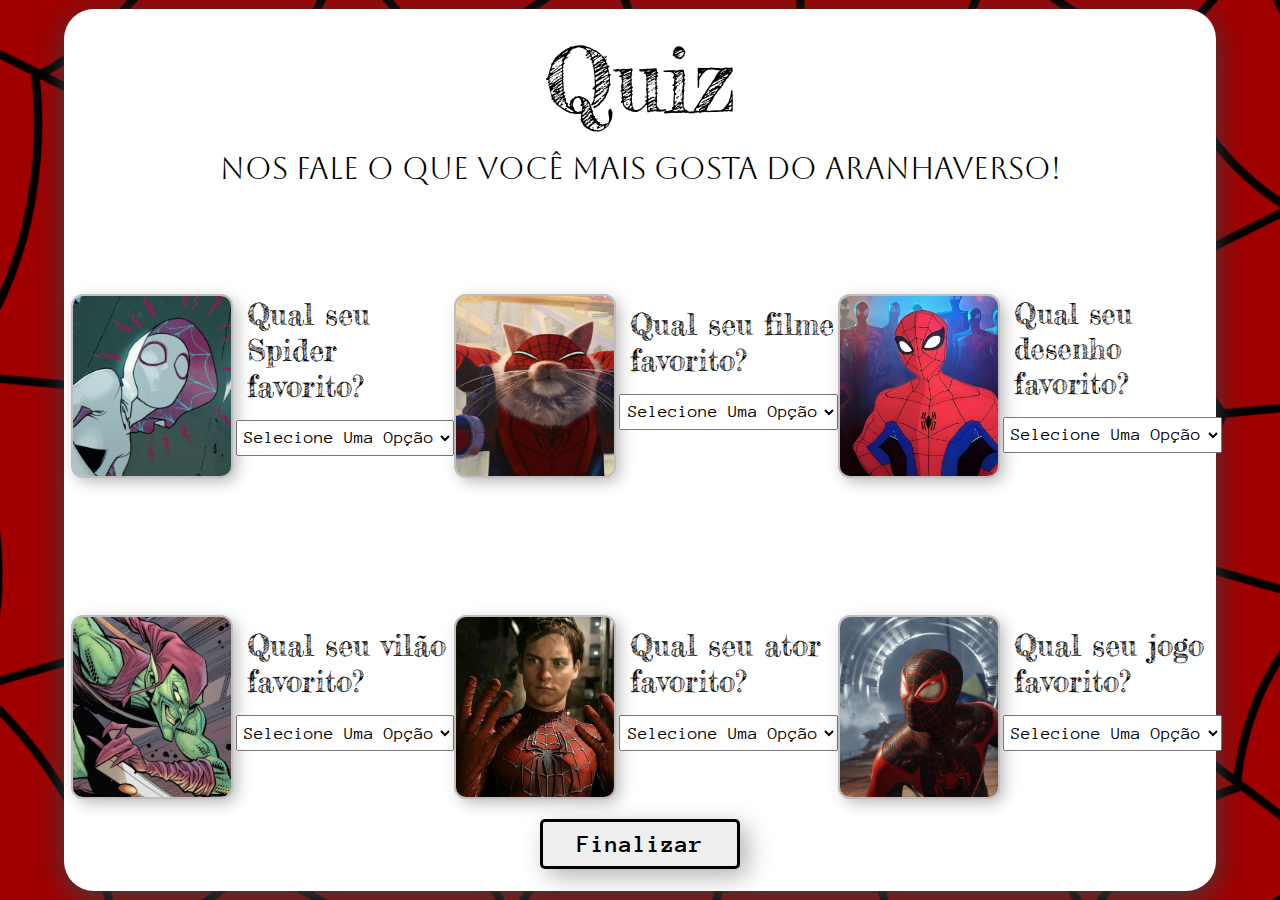
<file: PUBLIC/HTML/quiz.html>
<!DOCTYPE html>
<html lang="en">

<head>
    <meta charset="UTF-8">
    <meta name="viewport" content="width=device-width, initial-scale=1.0">
    <link rel="stylesheet" href="../CSS/quiz.css">
    <title>Quiz</title>
    <link rel="icon" href="../Assets/logo_2.png">
</head>

<body>

    <main class="main_quiz">

        <div class="container_quiz">

            <div class="box_quiz">
                <div class="div_titulo">
                    <h1>Quiz</h1>
                    <h3>Nos fale o que você mais gosta do Aranhaverso!</h3>
                </div>
                <div class="box_questions">
                    <div class="coluna1">
                        <div class="linha1_coluna1">
                            <div class="card shadow"></div>
                            <div class="div_pergunta">
                                <h1>Qual seu Spider favorito?</h1>
                                <div class="div_select">
                                    <select id="slt_spiders">
                                        <option value="#">Selecione Uma Opção</option>
                                        <option value="Spider-Man (Peter Parker)">Spider-Man (Peter Parker)</option>
                                        <option value="Spider-Man (Miles Morales)">Spider-Man (Miles Morales)</option>
                                        <option value="Ghost Spider (Gwen Stacy)">Ghost Spider (Gwen Stacy)</option>
                                        <option value="Spider-Punk (Robbie Brown)">Spider-Punk (Robbie Brown)</option>
                                        <option value="Spider-Man 2099 (Miguel O`Hara)">Spider-Man 2099 (Miguel O`Hara)
                                        </option>
                                        <option value="SP//dr (Peni Parker)">SP//dr (Peni Parker)</option>
                                        <option value="Spider-Man India(Pavitr Prabhakar)">Spider-Man India(Pavitr
                                            Prabhakar)</option>
                                        <option value="Spider-Man Noir (Peter Parker)">Spider-Man Noir (Peter Parker)
                                        </option>
                                        <option value="Spider-Woman (Jessica Drew)">Spider-Woman (Jessica Drew)</option>
                                        <option value="Spider-Ham (Peter Porker)">Spider-Ham (Peter Porker)</option>
                                    </select>
                                </div>
                            </div>
                        </div>
                        <div class="linha2_coluna1">
                            <div class="card1 shadow"></div>
                            <div class="div_pergunta">
                                <h1>Qual seu vilão favorito?</h1>
                                <div class="div_select">
                                    <select id="slt_viloes">
                                        <option value="#">Selecione Uma Opção</option>
                                        <option value="Duende Verde">Duende Verde</option>
                                        <option value="Doutor Octopus">Doutor Octopus</option>
                                        <option value="Venom">Venom</option>
                                        <option value="Lagarto">Lagarto</option>
                                        <option value="Kraven">Kraven</option>
                                        <option value="Homem Areia">Homem Areia</option>
                                        <option value="Escorpião">Escorpião</option>
                                        <option value="Mistério">Mistério</option>
                                        <option value="Electro">Electro</option>
                                        <option value="Abutre">Abutre</option>
                                    </select>
                                </div>
                            </div>
                        </div>
                    </div>
                    <div class="coluna2">
                        <div class="linha1_coluna2">
                            <div class="card2 shadow"></div>
                            <div class="div_pergunta">
                                <h1>Qual seu filme favorito?</h1>
                                <div class="div_select">
                                    <select id="slt_filmes">
                                        <option value="#">Selecione Uma Opção</option>
                                        <option value="Homem-Aranha (2002)">Homem-Aranha (2002)</option>
                                        <option value="Homem-Aranha 2 (2004)">Homem-Aranha 2 (2004)</option>
                                        <option value="Homem-Aranha 3 (2007)">Homem-Aranha 3 (2007)</option>
                                        <option value="O Espetacular... (2012)">O Espetacular... (2012)</option>
                                        <option value="O Espetacular... 2 (2014)">O Espetacular... 2 (2014)</option>
                                        <option value="De Volta ao Lar (2017)">De Volta ao Lar (2017)</option>
                                        <option value="Longe de Casa (2019)">Longe de Casa (2019)</option>
                                        <option value="Sem Volta para Casa (2021)">Sem Volta para Casa (2021)</option>
                                        <option value="No Aranhaverso (2018)">No Aranhaverso (2018)</option>
                                        <option value="Através do Aranhaverso (2023)">Através do Aranhaverso (2023)
                                        </option>
                                    </select>
                                </div>
                            </div>
                        </div>
                        <div class="linha2_coluna2">
                            <div class="card3 shadow"></div>
                            <div class="div_pergunta">
                                <h1>Qual seu ator favorito?</h1>
                                <div class="div_select">
                                    <select id="slt_atores">
                                        <option value="#">Selecione Uma Opção</option>
                                        <option value="Tobey Maguire">Tobey Maguire</option>
                                        <option value="Andrew Garfield">Andrew Garfield</option>
                                        <option value="Tom Holland">Tom Holland</option>
                                    </select>
                                </div>
                            </div>
                        </div>
                        <div class="div_botao">
                            <button style="cursor: pointer;" onclick="finalizar()">Finalizar</button>
                        </div>
                    </div>
                    <div class="coluna3">
                        <div class="linha1_coluna3">
                            <div class="card4 shadow"></div>
                            <div class="div_pergunta">
                                <h1>Qual seu desenho favorito?</h1>
                                <div class="div_select">
                                    <select id="slt_desenhos">
                                        <option value="#">Selecione Uma Opção</option>
                                        <option value="Homem-Aranha (1967)">Homem-Aranha (1967)</option>
                                        <option value="Homem-Aranha (1981)">Homem-Aranha (1981)</option>
                                        <option value="...Incríveis Amigos (1981)">...Incríveis Amigos (1981)</option>
                                        <option value="Homem-Aranha (1994)">Homem-Aranha (1994)</option>
                                        <option value="Ação sem Limites (1999)">Ação sem Limites (1999)</option>
                                        <option value="O Espetacular... (2008)">O Espetacular... (2008)</option>
                                        <option value="Ultimate Spider-Man (2012)">Ultimate Spider-Man (2012)</option>
                                        <option value="Marvel´s Spider-Man (2017)">Marvel´s Spider-Man (2017)</option>
                                    </select>
                                </div>
                            </div>
                        </div>
                        <div class="linha2_coluna3">
                            <div class="card5 shadow"></div>
                            <div class="div_pergunta">
                                <h1>Qual seu jogo favorito?</h1>
                                <div class="div_select">
                                    <select id="slt_jogos">
                                        <option value="#">Selecione Uma Opção</option>
                                        <option value="The Amazing... (GBA-1990)">The Amazing... (GBA-1990)</option>
                                        <option value="Spider-Man (GBC-2000)">Spider-Man (GBC-2000)</option>
                                        <option value="Spider-Man (PS2-2002)">Spider-Man (PS2-2002)</option>
                                        <option value="Spider-Man 2 (PS2-2004)">Spider-Man 2 (PS2-2004)</option>
                                        <option value="Spider-Man 3 (PS3-2007)">Spider-Man 3 (PS3-2007)</option>
                                        <option value="Ultimate Spider-Man (Xbox-2005)">Ultimate Spider-Man (Xbox-2005)
                                        </option>
                                        <option value="Friend or Foe (Xbox360-2007)">Friend or Foe (Xbox360-2007)
                                        </option>
                                        <option value="Marvel`s Spider-Man (PS4-2018)">Marvel`s Spider-Man (PS4-2018)
                                        </option>
                                        <option value="Miles Morales (PS4-2020)">Miles Morales (PS4-2020)</option>
                                        <option value="Marvel`s Spider-Man 2 (PS5-2023)">Marvel`s Spider-Man 2
                                            (PS5-2023)</option>
                                    </select>
                                </div>
                            </div>
                        </div>
                    </div>
                </div>
            </div>

        </div>

    </main>

</body>

</html>

<script>

    function finalizar() {
        var spiders = slt_spiders.value
        var viloes = slt_viloes.value
        var filmes = slt_filmes.value
        var atores = slt_atores.value
        var desenhos = slt_desenhos.value
        var jogos = slt_jogos.value

        fetch("/quiz/cadastrar", {
            method: "POST",
            headers: {
                "Content-Type": "application/json"
            },
            body: JSON.stringify({
                spiderServer: spiders,
                viloesServer: viloes,
                filmesServer: filmes,
                atoresServer: atores,
                desenhosServer: desenhos,
                jogosServer: jogos,
                idUserServer: sessionStorage.ID_USUARIO
            })
        }).then(resposta => {
                if (resposta.ok) {
                    window.location = "./dashboard.html";
                }
            }).catch(function (erro) {
                console.log(erro);
            })

    }

</script>
</file>
<file: CSS/style.css>
@import url('https://fonts.googleapis.com/css2?family=Aboreto&family=Barlow:ital,wght@0,100;0,200;0,300;0,400;0,500;0,600;0,700;0,800;0,900;1,100;1,200;1,300;1,400;1,500;1,600;1,700;1,800;1,900&display=swap');

@import url('https://fonts.googleapis.com/css2?family=Aboreto&family=Barlow:ital,wght@0,100;0,200;0,300;0,400;0,500;0,600;0,700;0,800;0,900;1,100;1,200;1,300;1,400;1,500;1,600;1,700;1,800;1,900&family=Fredericka+the+Great&display=swap');

@import url('https://fonts.googleapis.com/css2?family=Aboreto&family=Anonymous+Pro:ital,wght@0,400;0,700;1,400;1,700&family=Barlow:ital,wght@0,100;0,200;0,300;0,400;0,500;0,600;0,700;0,800;0,900;1,100;1,200;1,300;1,400;1,500;1,600;1,700;1,800;1,900&family=Fredericka+the+Great&display=swap');

*{
    margin: 0;
    padding: 0;
}

/* PÁGINA PRINCIPAL */

#container_home{
    display: grid;
    grid-template-areas: 
    'header'
    'navbar'
    'banner'
    'section_a'
    'section_s'
    'section_c'
    'footer';
    gap: 30px;
    text-align: center;
}

header {
    grid-area: header;
    background-color: red;
    height: 40vh;
    background-image: url("../Assets/header.png");
    background-size: cover;
    background-repeat: no-repeat;
}

.navbar {
    grid-area: navbar;
    height: 10vh;
    border: solid black thin;
}

.buttons_nav {
    display: flex;
    display: row;
    justify-content: center;
    align-items: center;
    height: 100%;
}

li {
    display: flex;
    list-style: none;
    font-family: "Aboreto", system-ui;
    font-size: xx-large;
    height: 100%;
    align-items: center;
    border: solid black thin;
    width: 270px;
    justify-content: center;
}

li .pipe {
    height: 60%;
    width: 4px;
    background-color: black;
}

li .img_log {
    display: flex;
    width: 100%;
    height: 100%;
    justify-content: center;
    align-items: center;
}

li .img_cad {
    display: flex;
    width: 100%;
    height: 100%;
    justify-content: center;
    align-items: center;
}

.banner {
    grid-area: banner;
    height: 35vh;
    padding: 5rem 0 0 0;
}

.banner img {
    height: 35vh;
    width: 120vh;
}

.arquivos {
    grid-area: section_a;
    /* background-color: chartreuse; */
    height: 90%;
}

.arquivos img {
    height: 100%;
    width: 70%;
}

.sobre {
    grid-area: section_s;
    /* background-color: blue; */
    height: 100%;
}

.sobre img {
    height: 100%;
    width: 75%;
}

.contato {
    grid-area: section_c;
    background-color: yellow;
    height: 70vh;
}

footer {
    grid-area: footer;
    background-color: gray;
    height: 15vh;
}



/* LOGIN */

#container_login {
    display: flex;
    flex-direction: row;
    background-image: url('../Assets/bg_login.png');
    background-size: cover;
    background-repeat: no-repeat;
}

.div_left {
    display: flex;
    /* background-color: aqua; */
    height: 100vh;
    width: 45%;
    justify-content: center;
    align-items: center;
}

.div_left img {
    height: 80%;
    width: 50%;
    margin-left: 150px;
}

.div_right {
    display: flex;
    /* background-color: magenta; */
    height: 100vh;
    width: 55%;
    justify-content: center;
    align-items: center;
}

.div_right .div_login {
    display: flex;
    flex-direction: column;
    background: rgb(255,255,255);
    background: linear-gradient(180deg, rgba(255,255,255,1) 0%, 
    rgba(153,153,153,0.9464578067555147) 100%);
    height: 80%;
    width: 60%;
    justify-content: center;
    align-items: center;
    text-align: center;
    border-radius: 30px;
    margin-right: 100px;
    /* opacity: 0.9; */
}

.div_right .div_login .div_boxLogin {
    /* border: solid orange; */
    height: 80%;
    width: 70%;
}

.div_right .div_login .div_boxLogin h1 {
    font-family: "Fredericka the Great", serif;
    font-size: 60px;
    font-weight: lighter;
}

.campo {
    /* border: solid rgb(23, 224, 23); */
    display: flex;
    flex-direction: column;
    padding: 3rem 0 ;
}

.campo input {
    border-radius: 10px;
    height: 55px;
    background-color: white;
    border: none;
}

.campo span {
    width: 100%;
    /* border: solid red; */
    text-align: start;
    font-family: "Aboreto", system-ui;
    font-size: 30px;
}

.campo button {
    font-family: "Aboreto", system-ui;
    background-color: white;
    height: 55px;
    width: 200px;
    border-radius: 10px;
    border: none;
    align-items: center;
    text-align: center;
    margin: auto;
    font-size: 20px;
}

/* CADASTRO */
</file>
<file: PUBLIC/CSS/style.css>
@import url('https://fonts.googleapis.com/css2?family=Aboreto&family=Barlow:ital,wght@0,100;0,200;0,300;0,400;0,500;0,600;0,700;0,800;0,900;1,100;1,200;1,300;1,400;1,500;1,600;1,700;1,800;1,900&display=swap');

@import url('https://fonts.googleapis.com/css2?family=Aboreto&family=Barlow:ital,wght@0,100;0,200;0,300;0,400;0,500;0,600;0,700;0,800;0,900;1,100;1,200;1,300;1,400;1,500;1,600;1,700;1,800;1,900&family=Fredericka+the+Great&display=swap');

@import url('https://fonts.googleapis.com/css2?family=Aboreto&family=Anonymous+Pro:ital,wght@0,400;0,700;1,400;1,700&family=Barlow:ital,wght@0,100;0,200;0,300;0,400;0,500;0,600;0,700;0,800;0,900;1,100;1,200;1,300;1,400;1,500;1,600;1,700;1,800;1,900&family=Fredericka+the+Great&display=swap');

*{
    margin: 0;
    padding: 0;
}

/* PÁGINA PRINCIPAL */

#container_home{
    display: grid;
    grid-template-areas: 
    'header'
    'navbar'
    'banner'
    'section_a'
    'section_s'
    'section_c'
    'footer';
    gap: 30px;
    text-align: center;
}

header {
    grid-area: header;
    /* background-color: red; */
    height: 40vh;
    background-image: url("../Assets/header.png");
    background-size: cover;
    background-repeat: no-repeat;
}

.navbar {
    grid-area: navbar;
    height: 10vh;
    border: solid black thin;
}

.buttons_nav {
    display: flex;
    display: row;
    justify-content: center;
    align-items: center;
    height: 100%;
}

li {
    display: flex;
    list-style: none;
    font-family: "Aboreto", system-ui;
    font-size: xx-large;
    height: 100%;
    align-items: center;
    border: solid black thin;
    width: 270px;
    justify-content: center;
}

li .pipe {
    height: 60%;
    width: 4px;
    background-color: black;
}

li .img_log {
    display: flex;
    width: 100%;
    height: 100%;
    justify-content: center;
    align-items: center;
}

li .img_cad {
    display: flex;
    width: 100%;
    height: 100%;
    justify-content: center;
    align-items: center;
}

.buttons_nav a {
    color: black;
    text-decoration: none;
} 

.banner {
    grid-area: banner;
    height: 35vh;
    padding: 5rem 0 0 0;
}

.banner img {
    height: 30vh;
    width: 110vh;
}

.arquivos {
    grid-area: section_a;
    /* background-color: chartreuse; */
    height: 90vh;
    background-image: url("../Assets/arquivos.png");
    background-size: contain;
    background-repeat: no-repeat;
    background-position: center;
    align-content: center;
}

.div_portal {
    /* border: solid red; */
    display: flex;
    flex-direction: row;
    justify-content: center;
    align-items: center;
}

.div_portal img {
    height: 50%;
    width: 50%;
    align-self: center;
}

.div_portal img:hover {
    border: solid aliceblue;
    border-radius: 3rem;
    transform: scale(1.05);
    box-shadow: 0 1.5rem 1rem -0.75rem hsla(0, 100%, 100%, 0.25);
}

.div_portal a {
    height: 100%;
    width: 100%;
}

.sobre {
    grid-area: section_s;
    /* background-color: blue; */
    height: 100%;
    padding: 2rem;
}

.slider-wrapper {
    position: relative;
    width: 70vw;
    margin: 0 auto;
}

.slider {
    display: flex;
    aspect-ratio: 2/1.19;
    overflow-x: auto;
    scroll-snap-type: x mandatory;
    scroll-behavior: smooth;
    overflow: hidden;
}

.slider img {
    flex: 1 0 100%;
    scroll-snap-align: start;
    object-fit: cover;
}

.slider-nav {
    display: flex;
    column-gap: 1rem;
    position: absolute;
    bottom: 1.25rem;
    left: 50%;
    transform: translateX(-50%);
    z-index: 1;
}

.slider-nav a {
    width: 1rem;
    height: 1rem;
    border-radius: 50%;
    background-color: #c3c0c0;
    opacity: 0.5;
    transition: opacity ease 250ms;
}

.slider-nav a:hover {
    opacity: 1;
}

.contato {
    grid-area: section_c;
    /* background-color: yellow; */
    height: 80vh;
    align-items: center;
    justify-content: center;
    display: flex;
}

.box_contato {
    border: solid black 4px;
    width: 30%;
    height: 85%;
    align-self: center;
    align-items: center;
    align-content: center;
    position: relative;
}

.box_contato .titulo_contato {
    position: absolute;
    border: solid black;
    background-color: white;
    height: 70px;
    width: 300px;
    align-content: center;
    right: 23%;
    bottom: 94%;
}

.box_contato .titulo_contato h1 {
    font-family: "Fredericka the Great", serif;
    font-size: 45px;
    font-weight: lighter;
}

.box_contato .banner_contato {
    background-color: white;
    align-content: center;
    height: 30%;
}

.box_contato .banner_contato img {
    width: 75%;
    height: 70%;
}

.box_contato .form_contato {
    /* border: solid pink; */
    background-color: #A50034;
    display: flex;
    flex-direction: column;
    align-items: center;
    align-self: center;
    width: 100%;
    height: 65%;
    gap: 10px;
    padding-top: 2rem;
}

.box_contato .form_contato input {
    width: 80%;
    height: 40px;
    font-family: "Anonymous Pro";
    font-size: 25px;
    border: solid black;
}

.box_contato .form_contato textarea {
    width: 80%;
    height: 200px;
    font-family: "Anonymous Pro";
    font-size: 25px;
    border: solid black;
}

.box_contato .form_contato button {
    width: 25%;
    height: 40px;
    font-family: "Anonymous Pro";
    font-size: 25px;
    background-color: white;
    font-weight: bold;
    border: solid black;
}

footer {
    grid-area: footer;
    background-color: black;
    height: 15vh;
    align-content: center;
    color: white;
}



/* LOGIN */

#container_login {
    display: flex;
    flex-direction: row;
    background-image: url('../Assets/bg_login.png');
    background-size: cover;
    background-repeat: no-repeat;
}

.div_leftLogin {
    display: flex;
    /* background-color: aqua; */
    height: 100vh;
    width: 45%;
    justify-content: center;
    align-items: center;
}

.div_leftLogin img {
    height: 80%;
    width: 50%;
    margin-left: 150px;
}

.div_rightLogin {
    display: flex;
    /* background-color: magenta; */
    height: 100vh;
    width: 55%;
    justify-content: center;
    align-items: center;
}

.div_rightLogin .div_login {
    display: flex;
    flex-direction: column;
    background: rgb(255,255,255);
    background: linear-gradient(180deg, rgba(255,255,255,1) 0%, 
    rgba(153,153,153,0.9464578067555147) 100%);
    height: 80%;
    width: 60%;
    justify-content: center;
    align-items: center;
    text-align: center;
    border-radius: 30px;
    margin-right: 100px;
    /* opacity: 0.9; */
}

.div_rightLogin .div_login .div_boxLogin {
    /* border: solid orange; */
    height: fit-content;
    width: 70%;
}

.div_rightLogin .div_login .div_boxLogin h1 {
    font-family: "Fredericka the Great", serif;
    font-size: 60px;
    font-weight: lighter;
    padding: 0 0 1rem 0;
}

.campoLogin {
    /* border: solid rgb(23, 224, 23); */
    display: flex;
    flex-direction: column;
    padding: 2rem 0 ;
}

.campoLogin input {
    border-radius: 10px;
    height: 55px;
    background-color: white;
    border: none;
    font-family: "Anonymous Pro";
    font-size: 25px;
    text-align: center;
}

.campoLogin span {
    width: 100%;
    /* border: solid red; */
    text-align: start;
    font-family: "Aboreto", system-ui;
    font-size: 30px;
}

.campoLogin button {
    font-family: "Aboreto", system-ui;
    background-color: white;
    height: 55px;
    width: 200px;
    border-radius: 10px;
    border: none;
    align-items: center;
    text-align: center;
    margin: auto;
    font-size: 20px;
}

.red_cad {
    /* color: white; */
    font-family: "Anonymous Pro";
    font-size: 19px;
    /* padding: 0 0 0 1rem ; */
}

/* CADASTRO */

#container_cad {
    display: flex;
    flex-direction: row;
    background-image: url('../Assets/bg_cadastro.png');
    background-size: cover;
    background-repeat: no-repeat;
}

.div_rightCad {
    display: flex;
    /* background-color: aqua; */
    height: 100vh;
    width: 45%;
    justify-content: center;
    align-items: center;
}

.div_rightCad img {
    height: 80%;
    width: 50%;
    margin-right: 150px;
}

.div_leftCad {
    display: flex;
    /* background-color: magenta; */
    height: 100vh;
    width: 55%;
    justify-content: center;
    align-items: center;
}

.div_leftCad .div_cad {
    display: flex;
    flex-direction: column;
    background: rgb(0,0,0);
    background: linear-gradient(180deg, rgba(0,0,0,1) 0%, rgba(102,102,102,0.3554213921896884) 96%);
    height: fit-content;
    padding: 2rem 0;
    width: 60%;
    justify-content: center;
    align-items: center;
    text-align: center;
    border-radius: 30px;
    margin-left: 100px;
    /* opacity: 0.9; */
}

.div_leftCad .div_cad .div_boxCad {
    /* border: solid orange; */
    height: 80%;
    width: 70%;
}

.div_leftCad .div_cad .div_boxCad h1 {
    font-family: "Fredericka the Great", serif;
    font-size: 60px;
    font-weight: lighter;
    padding: 0 0 1rem 0;
    color: white;
}

.campoCad {
    /* border: solid rgb(23, 224, 23); */
    display: flex;
    flex-direction: column;
    padding: 1rem 0 ;
}

.campoCad input {
    border-radius: 10px;
    height: 55px;
    background-color: white;
    border: none;
    font-family: "Anonymous Pro";
    font-size: 25px;
    text-align: center;
}

.campoCad span {
    width: 100%;
    /* border: solid red; */
    text-align: start;
    font-family: "Aboreto", system-ui;
    font-size: 30px;
    color: white;
}

.campoCad button {
    font-family: "Aboreto", system-ui;
    background-color: white;
    height: 55px;
    width: 150px;
    border-radius: 10px;
    border: none;
    align-items: center;
    text-align: center;
    margin: auto;
    font-size: 35px;
    color: red;
}

.red_login {
    color: white;
    font-family: "Anonymous Pro";
    font-size: 20px;
    padding: 2rem 0;
}
</file>
<file: PUBLIC/CSS/arquivos.css>
@import url('https://fonts.googleapis.com/css2?family=Aboreto&family=Barlow:ital,wght@0,100;0,200;0,300;0,400;0,500;0,600;0,700;0,800;0,900;1,100;1,200;1,300;1,400;1,500;1,600;1,700;1,800;1,900&display=swap');

@import url('https://fonts.googleapis.com/css2?family=Aboreto&family=Barlow:ital,wght@0,100;0,200;0,300;0,400;0,500;0,600;0,700;0,800;0,900;1,100;1,200;1,300;1,400;1,500;1,600;1,700;1,800;1,900&family=Fredericka+the+Great&display=swap');

@import url('https://fonts.googleapis.com/css2?family=Aboreto&family=Anonymous+Pro:ital,wght@0,400;0,700;1,400;1,700&family=Barlow:ital,wght@0,100;0,200;0,300;0,400;0,500;0,600;0,700;0,800;0,900;1,100;1,200;1,300;1,400;1,500;1,600;1,700;1,800;1,900&family=Fredericka+the+Great&display=swap');

*{
    margin: 0;
    padding: 0;
}

#container_arquivos{
    display: grid;
    grid-template-areas: 
    'header'
    'navbar'
    'section_personagens'
    'section_hq'
    'section_filmes'
    'section_desenhos'
    'section_jogos'
    'footer';
    gap: 30px;
}

header {
    grid-area: header;
    /* background-color: red; */
    height: 40vh;
    background-image: url("../Assets/header_arquivos.png");
    background-size: cover;
    background-repeat: no-repeat;
}

.navbar {
    grid-area: navbar;
    height: 10vh;
    border: solid black thin;
}

.buttons_nav {
    display: flex;
    display: row;
    justify-content: center;
    align-items: center;
    height: 100%;
}

li {
    display: flex;
    list-style: none;
    font-family: "Aboreto", system-ui;
    font-size: xx-large;
    height: 100%;
    align-items: center;
    border: solid black thin;
    width: 270px;
    justify-content: center;
}

.buttons_nav a {
    color: black;
    text-decoration: none;
} 

.div_titulo .h1_titulo {
    display: flex;
    font-family: "Aboreto", system-ui;
    font-size: xx-large;
    font-size: 80px;
    font-weight: lighter;
    text-align: center;
    justify-content: center;
    align-self: center;
    padding: 5rem;
}

.slider-wrapper {
    position: relative;
}

.slider-wrapper .slide-button {
    position: absolute;
    top: 50%;
    height: 60px;
    width: 60px;
    color: #fff;
    border: none;
    outline: none;
    background: #000;
    font-size: 2.2rem;
    cursor: pointer;
    border-radius: 50%;
    transform: translateY(-50%);
}

.slider-wrapper .slide-button:hover {
    background: #444;
}

.slider-wrapper .slide-button#prev-slide {
    left: -30px;
    display: none;
}

.slider-wrapper .slide-button#next-slide {
    right: -20px;
}

.slider-wrapper .image-list {
    display: grid;
    gap: 30px;
    font-size: 0;
    margin-bottom: 30px;
    overflow-x: auto;
    grid-template-columns: repeat(15, 1fr);
    max-width: 1500px;
    width: 95%;
    padding: 20px 0;
}

.slider-wrapper .image-list::-webkit-scrollbar {
    height: 8px;
}

.slider-wrapper .image-list::-webkit-scrollbar-thumb {
    background-color: black;
}

.slider-wrapper .image-list::-webkit-scrollbar-thumb:hover {
    cursor: grab;
}

.slider-wrapper .image-list::-webkit-scrollbar-thumb:active {
    cursor: grabbing;
}

.slider-wrapper .image-list .image-item {
    width: 325px;
    height: 500px;
    object-fit: cover;
}

.personagens {
    grid-area: section_personagens;
    display: flex;
    flex-direction: column;
    align-items: center;
    justify-content: center;
    height: 90vh;
    align-content: center;
    /* background-color:deeppink; */
}

.hq {
    grid-area: section_hq;
    display: flex;
    flex-direction: column;
    align-items: center;
    justify-content: center;
    height: 90vh;
    align-content: center;
    /* background-color: aqua; */
}

.filmes {
    grid-area: section_filmes;
    display: flex;
    flex-direction: column;
    align-items: center;
    justify-content: center;
    height: 90vh;
    align-content: center;
    /* background-color: blueviolet; */
}

.desenhos {
    grid-area: section_desenhos;
    display: flex;
    flex-direction: column;
    align-items: center;
    justify-content: center;
    height: 90vh;
    align-content: center;
    /* background-color: crimson; */
}

.jogos {
    grid-area: section_jogos;
    display: flex;
    flex-direction: column;
    align-items: center;
    justify-content: center;
    height: 90vh;
    align-content: center;
    /* background-color: darksalmon; */
}


footer {
    grid-area: footer;
    background-color: black;
    height: 15vh;
    align-content: center;
    color: white;
    text-align: center;
}
</file>
<file: PUBLIC/CSS/quiz.css>
@import url("https://fonts.googleapis.com/css2?family=Aboreto&family=Barlow:ital,wght@0,100;0,200;0,300;0,400;0,500;0,600;0,700;0,800;0,900;1,100;1,200;1,300;1,400;1,500;1,600;1,700;1,800;1,900&display=swap");

@import url("https://fonts.googleapis.com/css2?family=Aboreto&family=Barlow:ital,wght@0,100;0,200;0,300;0,400;0,500;0,600;0,700;0,800;0,900;1,100;1,200;1,300;1,400;1,500;1,600;1,700;1,800;1,900&family=Fredericka+the+Great&display=swap");

@import url("https://fonts.googleapis.com/css2?family=Aboreto&family=Anonymous+Pro:ital,wght@0,400;0,700;1,400;1,700&family=Barlow:ital,wght@0,100;0,200;0,300;0,400;0,500;0,600;0,700;0,800;0,900;1,100;1,200;1,300;1,400;1,500;1,600;1,700;1,800;1,900&family=Fredericka+the+Great&display=swap");

* {
  margin: 0;
  padding: 0;
}

.main_quiz {
  display: flex;
  height: 100vh;
  align-items: center;
  justify-content: center;
  background-image: url(../Assets/bg_quiz6.png);
  background-size: cover;
}

.container_quiz {
  height: 98vh;
  width: 90vw;
  border-radius: 30px;
  background-color: white;
  /* box-shadow: 10px 5px 5px black; */
  /* box-shadow: rgb(68, 70, 71) 0px 8px 24px; */
  box-shadow: rgb(61, 61, 65) 0px 7px 29px 0px;
  /* box-shadow: rgba(0, 0, 0, 0.25) 0px 54px 55px, rgba(0, 0, 0, 0.12) 0px -12px 30px, rgba(0, 0, 0, 0.12) 0px 4px 6px, rgba(0, 0, 0, 0.17) 0px 12px 13px, rgba(0, 0, 0, 0.09) 0px -3px 5px; */
  align-content: center;
}

.box_quiz {
  display: flex;
  flex-direction: column;
  /* background-color: aqua; */
  height: 100%;
  width: 100%;
  justify-self: center;
}

.div_titulo {
  /* background-color: burlywood; */
  display: flex;
  flex-direction: column;
  text-align: center;
  align-content: center;
  justify-content: center;
  height: fit-content;
  width: auto;
}

.div_titulo h1 {
  font-family: "Fredericka the Great", serif;
  font-size: 90px;
  font-weight: lighter;
  padding-top: 1rem;
}

.div_titulo h3 {
  font-family: "Aboreto";
  font-size: 30px;
  font-weight: lighter;
  padding: 1rem;
}

.box_questions {
  /* background-color: chartreuse; */
  display: flex;
  flex-direction: row;
  height: 100%;
  width: 100%;
  justify-content: center;
}

.coluna1 {
  display: flex;
  flex-direction: column;
  justify-content: space-evenly;
  /* background-color: darkgray; */
  height: 100%;
  width: 33.3%;
}

.coluna2 {
  display: flex;
  flex-direction: column;
  justify-content: space-evenly;
  /* background-color: coral; */
  height: 100%;
  width: 33.3%;
}

.coluna3 {
  display: flex;
  flex-direction: column;
  justify-content: space-evenly;
  /* background-color: cornflowerblue; */
  height: 100%;
  width: 33.3%;
}

.div_pergunta {
    /* border: solid red 3px; */
    height: 180px;
    width: 67%;
    align-content: center;
    justify-content: center;
    /* justify-items: center; */
}

.div_select {
    /* border: solid greenyellow; */
    height: 40%;
    width: 97%;
    margin-top: 1rem;
    align-items: center;
    align-self: center;
    justify-content: center;
}

.div_select select {
    justify-self: center;
    text-align: center;
    font-family: "Anonymous Pro";
    font-size: 18px;
    height: 50%;
    width: 100%;    
    margin-left: 5px;
}

.linha1_coluna1 {
  /* background-color: darkcyan; */
  display: flex;
  flex-direction: row;
  height: 40%;
  width: 100%;
  align-content: center;
  align-self: center;
  align-items: center;
  justify-self: center;
  padding-left: 1rem;
}

.linha1_coluna1 h1{
  /* border: solid black 3px; */
  justify-content: center;
  font-family: "Fredericka the Great", serif;
  font-size: 30px;
  font-weight: lighter;
  height: fit-content;
  padding-left: 1rem;
}

.linha2_coluna1 {
    /* background-color: darkcyan; */
    display: flex;
    flex-direction: row;
    height: 40%;
    width: 100%;
    align-content: center;
    align-self: center;
    align-items: center;
    justify-self: center;
    padding-left: 1rem;
}

.linha2_coluna1 h1{
    /* border: solid black 3px; */
    font-family: "Fredericka the Great", serif;
    font-size: 30px;
    font-weight: lighter;
    justify-content: center;
    height: fit-content;
    padding-left: 1rem;
}

.linha1_coluna2 {
  /* background-color: darkcyan; */
  display: flex;
  flex-direction: row;
  height: 40%;
  width: 100%;
  align-content: center;
  align-self: center;
  align-items: center;
  justify-self: center;
  padding-left: 1rem;
}

.linha1_coluna2 h1{
  /* border: solid black 3px; */
  justify-content: center;
  font-family: "Fredericka the Great", serif;
  font-size: 30px;
  font-weight: lighter;
  height: fit-content;
  padding-left: 1rem;
}

.linha2_coluna2 {
  /* background-color: darkcyan; */
  display: flex;
  flex-direction: row;
  height: 40%;
  width: 100%;
  align-content: center;
  align-self: center;
  align-items: center;
  justify-self: center;
  padding-left: 1rem;
}

.linha2_coluna2 h1{
  /* border: solid black 3px; */
  justify-content: center;
  font-family: "Fredericka the Great", serif;
  font-size: 30px;
  font-weight: lighter;
  height: fit-content;
  padding-left: 1rem;
}

.linha1_coluna3 {
  /* background-color: darkcyan; */
  display: flex;
  flex-direction: row;
  height: 40%;
  width: 100%;
  align-content: center;
  align-self: center;
  align-items: center;
  justify-self: center;
  padding-left: 1rem;
}

.linha1_coluna3 h1{
  /* border: solid black 3px; */
  justify-content: center;
  font-family: "Fredericka the Great", serif;
  font-size: 29px;
  font-weight: lighter;
  height: fit-content;
  padding-left: 1rem;
}

.linha2_coluna3 {
  /* background-color: darkcyan; */
  display: flex;
  flex-direction: row;
  height: 40%;
  width: 100%;
  align-content: center;
  align-self: center;
  align-items: center;
  justify-self: center;
  padding-left: 1rem;
}

.linha2_coluna3 h1{
  /* border: solid black 3px; */
  justify-content: center;
  font-family: "Fredericka the Great", serif;
  font-size: 30px;
  font-weight: lighter;
  height: fit-content;
  padding-left: 1rem;
}

.card {
    background-image: url("../Assets/card_quiz.jpg");
    background-size: cover;
    background-repeat: no-repeat;
    width: 180px;
    height: 180px;
    /* background: white; */
    border-radius: 10px;
    transition: border-radius 0.5s cubic-bezier(0.175, 0.885, 0.32, 1.275);
  }

.card1 {
    background-image: url("../Assets/card_quiz1.jpg");
    background-size: cover;
    background-repeat: no-repeat;
    background-repeat: no-repeat;
    width: 180px;
    height: 180px;
    /* background: white; */
    border-radius: 10px;
    transition: border-radius 0.5s cubic-bezier(0.175, 0.885, 0.32, 1.275);
  }

.card2 {
    background-image: url("../Assets/card_quiz2.jpg");
    background-size: cover;
    background-repeat: no-repeat;
    width: 180px;
    height: 180px;
    /* background: white; */
    border-radius: 10px;
    transition: border-radius 0.5s cubic-bezier(0.175, 0.885, 0.32, 1.275);
  }

.card3 {
    background-image: url("../Assets/card_quiz3.jpg");
    background-size: cover;
    background-repeat: no-repeat;
    width: 180px;
    height: 180px;
    /* background: white; */
    border-radius: 10px;
    transition: border-radius 0.5s cubic-bezier(0.175, 0.885, 0.32, 1.275);
  }

.card4 {
    background-image: url("../Assets/card_quiz4.jpg");
    background-size: cover;
    background-repeat: no-repeat;
    width: 180px;
    height: 180px;
    /* background: white; */
    border-radius: 10px;
    transition: border-radius 0.5s cubic-bezier(0.175, 0.885, 0.32, 1.275);
  }

.card5 {
    background-image: url("../Assets/card_quiz5.jpg");
    background-size: cover;
    background-repeat: no-repeat;
    width: 180px;
    height: 180px;
    /* background: white; */
    border-radius: 10px;
    transition: border-radius 0.5s cubic-bezier(0.175, 0.885, 0.32, 1.275);
  }
  
  .shadow {
    box-shadow: inset 0 -3em 3em rgba(0, 0, 0, 0.1), 0 0 0 2px rgb(190, 190, 190),
      0.3em 0.3em 1em rgba(0, 0, 0, 0.3);
  }

.div_botao {
  position: absolute;
  top: 91%;
  align-self: center;
  justify-self: end;
  
}

.div_botao button {
  border: solid black 3px;
  border-radius: 5px;
  font-family: "Anonymous Pro";
  font-size: 25px;
  font-weight: bold;
  height: 50px;
  width: 200px;
  box-shadow: 0.3em 0.3em 1em rgba(0, 0, 0, 0.3);
}
</file>
